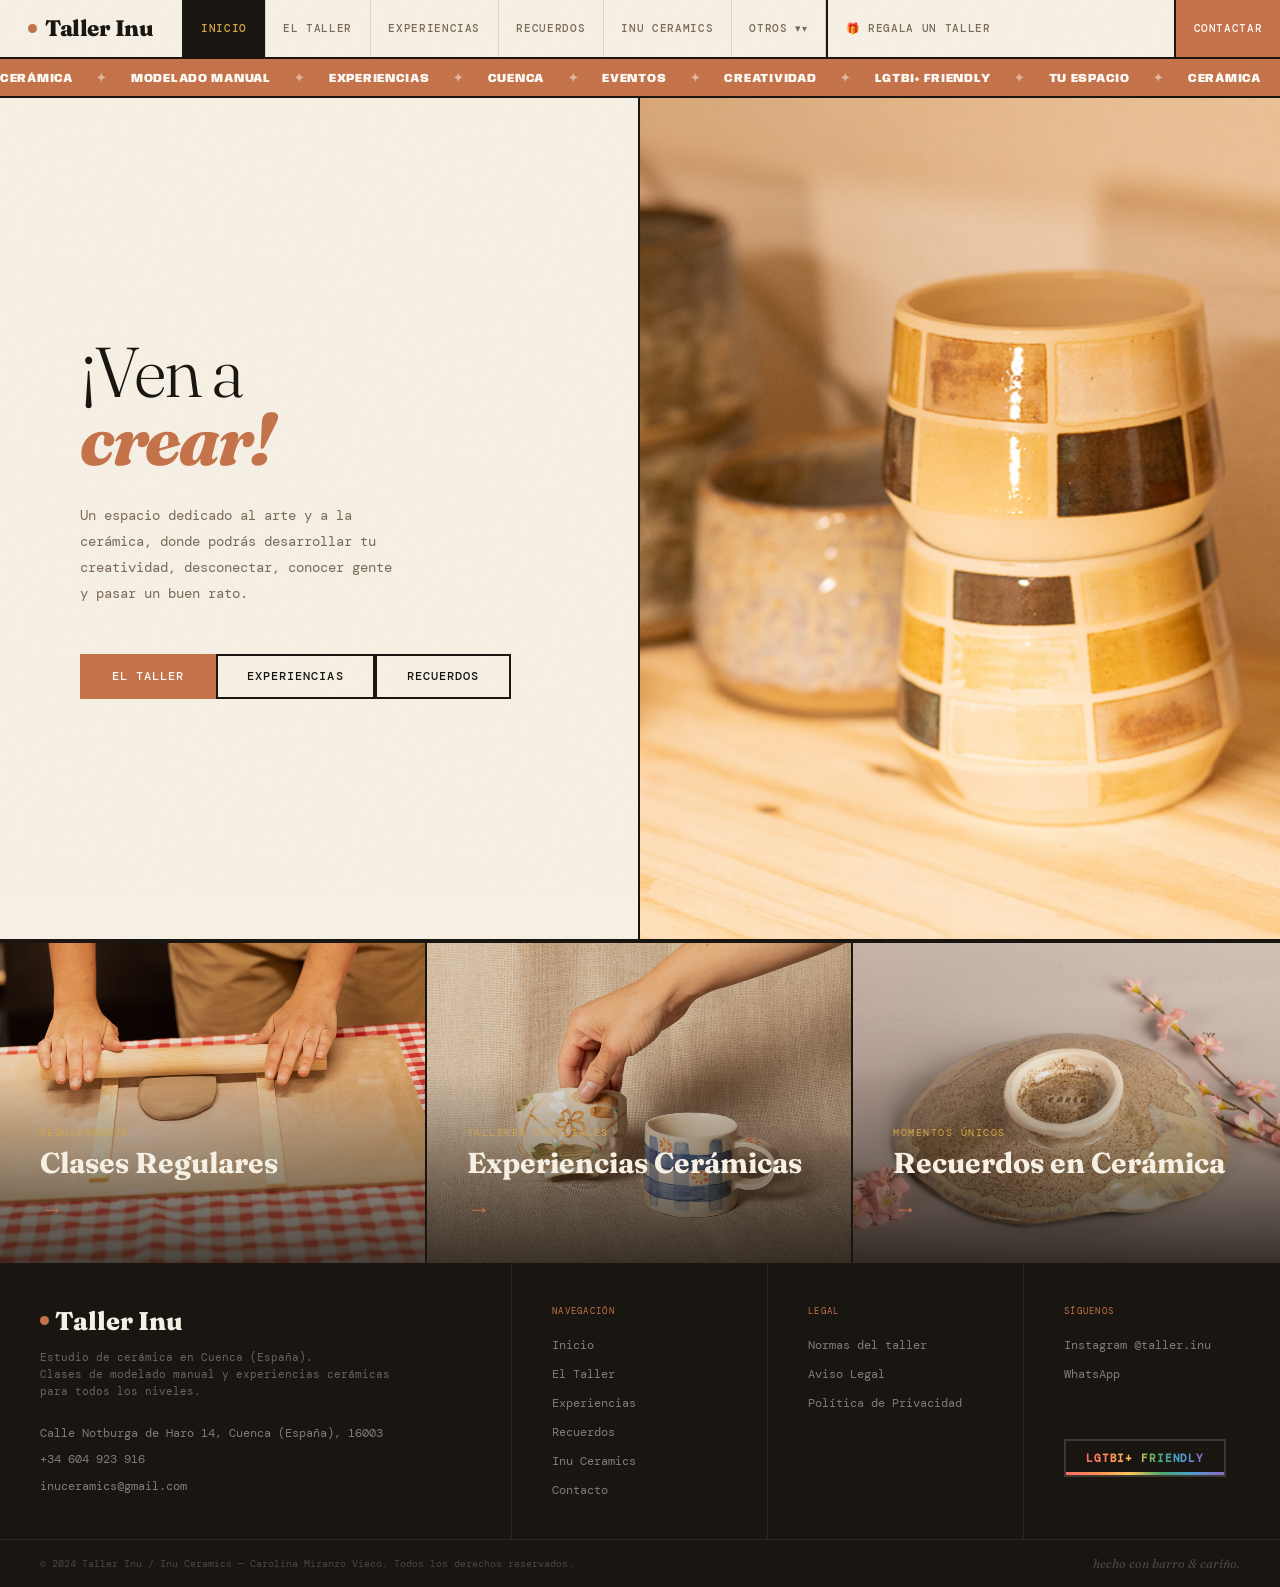
<file: index.html>
<!DOCTYPE html>
<html lang="es">
<head>
  <meta charset="UTF-8" />
  <meta name="viewport" content="width=device-width, initial-scale=1.0" />

  <!-- ── PRIMARY SEO ── -->
  <title>Taller Inu — Estudio de Cerámica en Cuenca</title>
  <meta name="description" content="Taller Inu es un estudio de cerámica en Cuenca donde podrás aprender modelado manual, hacer experiencias cerámicas únicas y desconectar mientras creas. ¡Ven a crear!" />
  <meta name="keywords" content="taller cerámica Cuenca, clases cerámica Cuenca, experiencias cerámicas, modelado manual, taller inu, inu ceramics, cerámica Cuenca" />
  <meta name="author" content="Carolina Miranzo Vieco — Inu Ceramics" />
  <meta name="robots" content="index, follow" />
  <link rel="canonical" href="https://tallerinu.com/" />

  <!-- ── OPEN GRAPH ── -->
  <meta property="og:type" content="website" />
  <meta property="og:url" content="https://tallerinu.com/" />
  <meta property="og:title" content="Taller Inu — Estudio de Cerámica en Cuenca" />
  <meta property="og:description" content="Un espacio dedicado al arte y a la cerámica en Cuenca. Clases regulares, experiencias cerámicas y mucho más. ¡Ven a crear!" />
  <meta property="og:image" content="https://tallerinu.com/images/og-image.jpg" />
  <meta property="og:locale" content="es_ES" />
  <meta property="og:site_name" content="Taller Inu" />

  <!-- ── TWITTER CARD ── -->
  <meta name="twitter:card" content="summary_large_image" />
  <meta name="twitter:title" content="Taller Inu — Estudio de Cerámica en Cuenca" />
  <meta name="twitter:description" content="Clases y experiencias cerámicas en Cuenca. ¡Ven a crear!" />
  <meta name="twitter:image" content="https://tallerinu.com/images/og-image.jpg" />

  <!-- ── GEO / LOCAL SEO ── -->
  <meta name="geo.region" content="ES-CU" />
  <meta name="geo.placename" content="Cuenca" />
  <meta name="geo.position" content="40.0704;-2.1374" />
  <meta name="ICBM" content="40.0704, -2.1374" />

  <!-- ── STRUCTURED DATA ── -->
  <script type="application/ld+json">
  {
    "@context": "https://schema.org",
    "@type": "LocalBusiness",
    "name": "Taller Inu",
    "alternateName": "Inu Ceramics",
    "description": "Estudio de cerámica en Cuenca. Clases de modelado manual y experiencias cerámicas para todos los niveles.",
    "url": "https://tallerinu.com",
    "telephone": "+34604923916",
    "email": "inuceramics@gmail.com",
    "address": {
      "@type": "PostalAddress",
      "streetAddress": "Calle Notburga de Haro 14",
      "addressLocality": "Cuenca",
      "postalCode": "16003",
      "addressRegion": "Castilla-La Mancha",
      "addressCountry": "ES"
    },
    "geo": {
      "@type": "GeoCoordinates",
      "latitude": 40.0704,
      "longitude": -2.1374
    },
    "image": "https://tallerinu.com/images/og-image.jpg",
    "priceRange": "€€",
    "sameAs": ["https://www.instagram.com/taller.inu"]
  }
  </script>


  <!-- ── GOOGLE FONTS ── -->
  <link rel="preconnect" href="https://fonts.googleapis.com" />
  <link rel="preconnect" href="https://fonts.gstatic.com" crossorigin />
  <link rel="stylesheet" href="https://fonts.googleapis.com/css2?family=Fraunces:ital,opsz,wght@0,9..144,300;0,9..144,600;0,9..144,800;1,9..144,400;1,9..144,700&family=Anybody:wght@400;700;900&family=DM+Mono:ital,wght@0,400;0,500;1,400&display=swap" />

  <!-- <link rel="icon" type="image/png" href="images/favicon.png" /> -->
  <!-- <link rel="apple-touch-icon" href="images/apple-touch-icon.png" /> -->

  <style>
/* =============================================
   TALLER INU — Main Stylesheet
   Fonts are loaded via <link> in index.html
   ============================================= */

/* ── RESET & BASE ── */
*, *::before, *::after { box-sizing: border-box; margin: 0; padding: 0; }

:root {
  --clay:     #C4724A;
  --clay-d:   #8A4D2F;
  --sage:     #7A9A6E;
  --sage-l:   #B5CFAD;
  --mustard:  #D4A847;
  --blush:    #E8C4B4;
  --cream:    #F5EFE4;
  --paper:    #EDE5D8;
  --night:    #191510;
  --ink:      #231A11;
  --smoke:    #7A6A5A;
  --white:    #FEFAF5;
  --lgtbi:    linear-gradient(90deg, #FF6B6B, #FF8E53, #FFC857, #4EAA6B, #4B9CD3, #8E6BBF);
  --font-h:   'Fraunces', Georgia, serif;
  --font-d:   'Anybody', sans-serif;
  --font-m:   'DM Mono', monospace;
  --border:   2px solid var(--night);
}

html { scroll-behavior: smooth; }
html, body { overflow-x: clip; }

body {
  font-family: var(--font-m);
  background: var(--cream);
  color: var(--night);
  overflow-x: hidden;
  cursor: default;
}

/* grain overlay */
body::after {
  content: '';
  position: fixed; inset: 0; z-index: 9999; pointer-events: none;
  background-image: url("data:image/svg+xml,%3Csvg xmlns='http://www.w3.org/2000/svg' width='200' height='200'%3E%3Cfilter id='n'%3E%3CfeTurbulence type='fractalNoise' baseFrequency='0.75' numOctaves='4' stitchTiles='stitch'/%3E%3C/filter%3E%3Crect width='200' height='200' filter='url(%23n)' opacity='0.035'/%3E%3C/svg%3E");
  opacity: 0.4;
}

img { max-width: 100%; display: block; }
a { color: inherit; }

/* ── SKIP LINK ── */
.skip-link {
  position: absolute; top: -100px; left: 1rem;
  background: var(--clay); color: var(--white);
  padding: 0.5rem 1rem; font-family: var(--font-m); font-size: 0.75rem;
  text-decoration: none; z-index: 10000;
  transition: top 0.2s;
}
.skip-link:focus { top: 1rem; }

/* ── NAVIGATION ── */
nav#main-nav {
  position: fixed; top: 0; left: 0; right: 0; z-index: 500;
  background: var(--cream);
  border-bottom: var(--border);
}

.nav-inner {
  display: flex; align-items: stretch;
  max-width: 1400px; margin: 0 auto;
}

.nav-logo {
  display: flex; align-items: center; gap: 0.5rem;
  padding: 0.9rem 1.75rem;
  text-decoration: none;
  border-right: var(--border);
  flex-shrink: 0;
}
.nav-logo-text {
  font-family: var(--font-h); font-size: 1.4rem; font-weight: 800;
  color: var(--night); letter-spacing: -0.02em;
}
.nav-logo-dot {
  width: 9px; height: 9px; border-radius: 50%;
  background: var(--clay); flex-shrink: 0;
}

.nav-links {
  display: flex; list-style: none; align-items: stretch; flex: 1;
}
.nav-links li { display: flex; }
.nav-links li:not(:last-child) { border-right: 1px solid rgba(25,21,16,0.12); }
.nav-links a {
  display: flex; align-items: center;
  padding: 0 1.1rem;
  font-family: var(--font-m); font-size: 0.68rem; font-weight: 500;
  letter-spacing: 0.06em; text-transform: uppercase;
  text-decoration: none; color: var(--smoke);
  transition: background 0.15s, color 0.15s;
  white-space: nowrap;
}
.nav-links a:hover,
.nav-links a.active { background: var(--night); color: var(--cream); }
.nav-links a.active { color: var(--mustard); }

/* dropdown */
.nav-dropdown { position: relative; }
.nav-dropdown > a::after { content: ' ▾'; font-size: 0.6rem; }
.dropdown-menu {
  display: none; position: absolute; top: 100%; right: 0;
  background: var(--night); min-width: 200px;
  border: var(--border); border-top: none;
  flex-direction: column; z-index: 600;
}
.nav-dropdown:hover .dropdown-menu,
.nav-dropdown:focus-within .dropdown-menu { display: flex; }
.dropdown-menu a {
  color: rgba(254,250,245,0.7); border-bottom: 1px solid rgba(254,250,245,0.08);
  padding: 0.75rem 1.1rem;
}
.dropdown-menu a:hover { background: rgba(255,255,255,0.06); color: var(--mustard); }
.dropdown-menu a:last-child { border-bottom: none; }

/* CTA nav button */
.nav-cta {
  display: flex; align-items: center;
  margin-left: auto; padding: 0 1.4rem;
  background: var(--clay); color: var(--white) !important;
  font-family: var(--font-m); font-size: 0.68rem; font-weight: 500;
  letter-spacing: 0.08em; text-transform: uppercase;
  text-decoration: none; border-left: var(--border);
  transition: background 0.15s !important;
  flex-shrink: 0;
}
.nav-cta:hover { background: var(--clay-d) !important; color: var(--white) !important; }

/* hamburger */
.nav-hamburger {
  display: none; flex-direction: column; justify-content: center; gap: 5px;
  padding: 1rem 1.25rem; cursor: pointer;
  background: none; border: none; border-left: var(--border);
  margin-left: auto;
}
.nav-hamburger span { display: block; width: 22px; height: 2px; background: var(--night); transition: all 0.3s; }

/* ── PAGE SECTIONS (SPA-like) ── */
.page { display: none; }
.page.active { display: block; }

/* ── SHARED LAYOUT ── */
.container { max-width: 1400px; margin: 0 auto; }
.page-top { padding-top: 57px; } /* nav height offset */

/* ── MARQUEE ── */
.marquee-strip {
  background: var(--clay); border-bottom: var(--border);
  overflow: hidden; white-space: nowrap; padding: 0.55rem 0;
}
.marquee-inner {
  display: inline-block;
  animation: marquee 20s linear infinite;
  font-family: var(--font-d); font-size: 0.75rem; font-weight: 900;
  letter-spacing: 0.06em; text-transform: uppercase; color: var(--white);
}
.marquee-inner span { margin: 0 1.25rem; opacity: 0.5; }
@keyframes marquee { 0%{transform:translateX(0)} 100%{transform:translateX(-50%)} }

/* ── HERO ── */
.hero {
  min-height: calc(100vh - 57px);
  display: grid; grid-template-columns: 1fr 1fr;
  border-bottom: var(--border);
}
.hero-left {
  display: flex; flex-direction: column; justify-content: center;
  padding: 5rem 5rem 5rem 5rem;
  border-right: var(--border);
}
.hero-stamp {
  display: inline-block; width: fit-content;
  font-family: var(--font-m); font-size: 0.62rem;
  letter-spacing: 0.14em; text-transform: uppercase;
  color: var(--clay); border: 2px solid var(--clay);
  padding: 0.28rem 0.65rem; transform: rotate(-2.5deg);
  margin-bottom: 2rem;
}
.hero-h1 {
  font-family: var(--font-h); font-weight: 300;
  font-size: clamp(2.8rem, 5.5vw, 5.5rem);
  line-height: 0.97; letter-spacing: -0.03em; color: var(--night);
  margin-bottom: 1.75rem;
}
.hero-h1 em { font-style: italic; font-weight: 800; color: var(--clay); }
.hero-h1 .spin { display: inline-block; animation: spinny 8s ease-in-out infinite; }
@keyframes spinny { 0%,100%{transform:rotate(-1.5deg)} 50%{transform:rotate(2deg)} }
.hero-desc {
  font-family: var(--font-m); font-size: 0.88rem; line-height: 1.85;
  color: var(--smoke); max-width: 40ch; margin-bottom: 3rem;
}
.hero-actions { display: flex; flex-wrap: wrap; gap: 0; }

.hero-right {
  background: var(--blush);
  position: relative; overflow: hidden;
  min-height: 400px;
}
.hero-right img { width: 100%; height: 100%; object-fit: cover; }
.hero-img-placeholder {
  width: 100%; height: 100%; min-height: 400px;
  display: flex; flex-direction: column; align-items: center; justify-content: center;
  gap: 1rem; color: rgba(138,77,47,0.45);
}
.hero-img-placeholder svg { width: 60px; height: 60px; }
.hero-img-placeholder p {
  font-family: var(--font-m); font-size: 0.62rem;
  letter-spacing: 0.12em; text-transform: uppercase; text-align: center;
}
.hero-img-placeholder code { font-size: 0.58rem; opacity: 0.7; }
.hero-corner {
  position: absolute; bottom: 1.5rem; right: 1.5rem;
  font-family: var(--font-h); font-style: italic;
  font-size: 0.82rem; color: rgba(25,21,16,0.45); text-align: right; line-height: 1.5;
}

/* ── BUTTONS ── */
.btn {
  display: inline-flex; align-items: center;
  font-family: var(--font-m); font-size: 0.72rem;
  font-weight: 500; letter-spacing: 0.09em; text-transform: uppercase;
  text-decoration: none; padding: 0.9rem 1.85rem;
  border: var(--border); cursor: pointer;
  transition: background 0.15s, color 0.15s, border-color 0.15s;
  line-height: 1;
}
.btn-primary { background: var(--clay); color: var(--white); border-color: var(--clay); }
.btn-primary:hover { background: var(--night); border-color: var(--night); }
.btn-outline { background: transparent; color: var(--night); }
.btn-outline:hover { background: var(--night); color: var(--cream); }
.btn-whatsapp { background: #25D366; color: var(--white); border-color: #25D366; gap: 0.5rem; }
.btn-whatsapp:hover { background: #1da851; border-color: #1da851; }
.btn-dark { background: var(--night); color: var(--cream); border-color: var(--night); }
.btn-dark:hover { background: var(--clay-d); border-color: var(--clay-d); }

/* ── HERO CARDS ── */
.hero-cards {
  display: grid; grid-template-columns: repeat(3, 1fr);
  border-top: var(--border);
}
.hero-card {
  position: relative; overflow: hidden;
  aspect-ratio: 4/3; cursor: pointer;
  border-right: var(--border);
  text-decoration: none; display: block;
}
.hero-card:last-child { border-right: none; }
.hero-card img { width: 100%; height: 100%; object-fit: cover; transition: transform 0.5s ease; }
.hero-card:hover img { transform: scale(1.04); }
.hero-card-placeholder {
  width: 100%; height: 100%;
  display: flex; align-items: center; justify-content: center;
  flex-direction: column; gap: 1rem; color: rgba(138,77,47,0.35);
}
.hero-card-placeholder svg { width: 48px; height: 48px; }
.hero-card-overlay {
  position: absolute; inset: 0;
  background: linear-gradient(to top, rgba(25,21,16,0.8) 0%, rgba(25,21,16,0.1) 60%);
  display: flex; flex-direction: column; justify-content: flex-end; padding: 2.5rem;
  transition: background 0.3s;
}
.hero-card:hover .hero-card-overlay { background: linear-gradient(to top, rgba(25,21,16,0.9) 0%, rgba(25,21,16,0.2) 60%); }
.hero-card-label {
  font-family: var(--font-m); font-size: 0.62rem; letter-spacing: 0.15em;
  text-transform: uppercase; color: var(--mustard); margin-bottom: 0.5rem;
}
.hero-card-title {
  font-family: var(--font-h); font-weight: 700; font-size: 1.8rem;
  color: var(--cream); line-height: 1.1;
}
.hero-card-arrow {
  margin-top: 1rem; font-family: var(--font-d); font-size: 1.5rem;
  font-weight: 900; color: var(--clay);
  transform: translateX(0); transition: transform 0.25s;
}
.hero-card:hover .hero-card-arrow { transform: translateX(6px); }

/* ── FOOTER CONTACT BAR ── */
.contact-bar {
  background: var(--night); border-top: var(--border);
  padding: 2rem 3rem;
  display: flex; align-items: center; justify-content: space-between; flex-wrap: wrap; gap: 1rem;
}
.contact-bar-logo {
  font-family: var(--font-h); font-size: 1.4rem; font-weight: 800; color: var(--cream);
}
.contact-bar-logo span { color: var(--clay); }
.contact-bar-details {
  display: flex; gap: 2.5rem; align-items: center; flex-wrap: wrap;
}
.contact-bar-details a,
.contact-bar-details span {
  font-family: var(--font-m); font-size: 0.72rem; color: rgba(254,250,245,0.55);
  text-decoration: none; letter-spacing: 0.04em;
  transition: color 0.15s;
}
.contact-bar-details a:hover { color: var(--clay); }

/* ── SECTION ELEMENTS ── */
.sec-wrap--gallery { padding-top: 2.5rem; padding-bottom: 2rem; }

.sec-wrap { padding: 5rem; max-width: 1400px; margin: 0 auto; }
.sec-label {
  font-family: var(--font-m); font-size: 0.62rem; letter-spacing: 0.18em;
  text-transform: uppercase; color: var(--clay);
  display: flex; align-items: center; gap: 0.75rem; margin-bottom: 1rem;
}
.sec-label::after { content: ''; flex: 0 0 40px; height: 1px; background: var(--clay); opacity: 0.4; }
.sec-title {
  font-family: var(--font-h); font-weight: 300; letter-spacing: -0.025em;
  font-size: clamp(2rem, 3.8vw, 3.5rem); line-height: 1.02; color: var(--night);
  margin-bottom: 1.2rem;
}
.sec-title em { font-style: italic; font-weight: 800; color: var(--clay); }
.sec-sub {
  font-family: var(--font-m); font-size: 0.83rem; line-height: 1.85;
  color: var(--smoke); max-width: 54ch; margin-bottom: 3rem;
}

/* ── CLASES PAGE ── */
.clases-hero { border-bottom: var(--border); }
.clases-img {
  width: 100%; aspect-ratio: 21/7; overflow: hidden; position: relative;
  background: var(--blush);
}
.clases-img img { width: 100%; height: 100%; object-fit: cover; }
.clases-img-placeholder {
  width: 100%; height: 100%; min-height: 280px;
  display: flex; flex-direction: column; align-items: center; justify-content: center;
  gap: 0.75rem; color: rgba(138,77,47,0.35);
}
.clases-img-placeholder svg { width: 48px; height: 48px; }
.clases-img-placeholder p { font-family: var(--font-m); font-size: 0.6rem; letter-spacing: 0.1em; text-transform: uppercase; }

.clase-block {
  display: grid; grid-template-columns: 1fr 1fr;
  border-bottom: var(--border);
  align-items: start;
}
.clase-block.flip .clase-img { order: 2; border-left: var(--border); border-right: none; }
.clase-img {
  border-right: var(--border); overflow: hidden; position: relative;
  background: var(--blush);
}
.clase-img img { width: 100%; height: 100%; object-fit: cover; }
.clase-img-placeholder {
  width: 100%; height: 100%; min-height: 200px;
  display: flex; flex-direction: column; align-items: center; justify-content: center;
  gap: 0.75rem; color: rgba(138,77,47,0.35);
}
.clase-img-placeholder svg { width: 40px; height: 40px; }
.clase-img-placeholder p { font-family: var(--font-m); font-size: 0.6rem; letter-spacing: 0.1em; text-transform: uppercase; }
.clase-body { padding: 4rem; display: flex; flex-direction: column; justify-content: center; }
.clase-body p { font-family: var(--font-m); font-size: 0.82rem; color: var(--smoke); line-height: 1.85; }

/* ── EXPERIENCIAS PAGE ── */
.exp-intro {
  background: var(--paper); border-bottom: var(--border);
  padding: 4rem 5rem;
}
.exp-intro .sec-label { color: var(--clay); }
.exp-intro .sec-label::after { background: var(--clay); }
.exp-intro .sec-title { color: var(--night); }
.exp-intro .sec-title em { color: var(--clay); }
.exp-intro .sec-sub { color: var(--smoke); margin-bottom: 0; }
.exp-intro-inner { display: grid; grid-template-columns: 1fr 1fr; gap: 5rem; align-items: center; }
.exp-notes { list-style: none; display: flex; flex-direction: column; gap: 0.75rem; }
.exp-notes li {
  font-family: var(--font-m); font-size: 0.75rem; color: var(--smoke);
  line-height: 1.65; display: flex; align-items: flex-start; gap: 0.6rem;
}
.exp-notes li::before { content: '*'; color: var(--clay); flex-shrink: 0; margin-top: 0.05rem; }

.exp-card {
  display: grid; grid-template-columns: 1fr 1fr;
  border-bottom: var(--border);
}
.exp-card:nth-child(odd) .exp-img { order: -1; border-right: var(--border); }
.exp-card:nth-child(even) .exp-img { border-left: var(--border); }
.exp-img {
  overflow: hidden; position: relative;
  background: var(--paper);
}
.exp-img img { width: 100%; height: 100%; object-fit: cover; }
.exp-img-placeholder {
  width: 100%; height: 100%; min-height: 200px;
  display: flex; flex-direction: column; align-items: center; justify-content: center;
  gap: 0.75rem; color: rgba(138,77,47,0.3);
}
.exp-img-placeholder svg { width: 40px; height: 40px; }
.exp-img-placeholder p { font-family: var(--font-m); font-size: 0.6rem; letter-spacing: 0.1em; text-transform: uppercase; }
.exp-body { padding: 4rem; display: flex; flex-direction: column; justify-content: center; gap: 1.5rem; }
.exp-price {
  display: inline-block;
  font-family: var(--font-d); font-size: 2rem; font-weight: 900;
  color: var(--clay); letter-spacing: -0.02em;
}
.exp-body p { font-family: var(--font-m); font-size: 0.82rem; color: var(--smoke); line-height: 1.85; }
.exp-actions { display: flex; gap: 1rem; flex-wrap: wrap; align-items: center; }

/* Dates table */
.dates-table { width: 100%; border-collapse: collapse; margin-top: 1.5rem; }
.dates-table th {
  font-family: var(--font-m); font-size: 0.6rem; letter-spacing: 0.12em;
  text-transform: uppercase; color: var(--smoke);
  padding: 0.5rem 0.75rem; text-align: left;
  border-bottom: var(--border);
}
.dates-table td {
  font-family: var(--font-m); font-size: 0.78rem; color: var(--night);
  padding: 0.65rem 0.75rem;
  border-bottom: 1px solid rgba(25,21,16,0.08);
}
.dates-table tr:hover td { background: rgba(25,21,16,0.03); }
.date-full {
  display: inline-block;
  font-size: 0.6rem; letter-spacing: 0.08em; text-transform: uppercase;
  background: var(--clay); color: var(--white);
  padding: 0.15rem 0.45rem;
}
.date-open {
  display: inline-block;
  font-size: 0.6rem; letter-spacing: 0.08em; text-transform: uppercase;
  background: var(--sage); color: var(--white);
  padding: 0.15rem 0.45rem;
}

/* ── INU CERAMICS PAGE ── */
.inu-hero {
  display: grid; grid-template-columns: 1fr 1fr;
  min-height: calc(100vh - 57px);
  border-bottom: var(--border);
}
.inu-hero-left { border-right: var(--border); overflow: hidden; position: relative; background: var(--blush); }
.inu-hero-left img { width: 100%; height: 100%; object-fit: cover; }
.inu-img-placeholder {
  width: 100%; height: 100%; min-height: 400px;
  display: flex; flex-direction: column; align-items: center; justify-content: center;
  gap: 0.75rem; color: rgba(138,77,47,0.35);
}
.inu-img-placeholder svg { width: 48px; height: 48px; }
.inu-img-placeholder p { font-family: var(--font-m); font-size: 0.6rem; letter-spacing: 0.1em; text-transform: uppercase; }
.inu-hero-right { padding: 5rem; display: flex; flex-direction: column; justify-content: center; }
.inu-hero-right p { font-family: var(--font-m); font-size: 0.84rem; color: var(--smoke); line-height: 1.85; margin-bottom: 1rem; }

/* rainbow badge */
.lgtbi-badge {
  display: inline-flex; align-items: center; gap: 0.5rem;
  margin-top: 2rem; padding: 0.65rem 1.25rem;
  border: var(--border);
  font-family: var(--font-m); font-size: 0.68rem; letter-spacing: 0.08em;
  text-transform: uppercase; color: var(--night);
  position: relative; overflow: hidden;
}
.lgtbi-badge::before {
  content: '';
  position: absolute; bottom: 0; left: 0; right: 0; height: 3px;
  background: var(--lgtbi);
}
.lgtbi-badge .rainbow-text {
  background: var(--lgtbi);
  -webkit-background-clip: text; background-clip: text;
  -webkit-text-fill-color: transparent; font-weight: 700;
}

/* product gallery */
.product-grid {
  display: grid; grid-template-columns: repeat(3, 1fr);
  border-top: var(--border);
}
.prod-item {
  aspect-ratio: 1/1; overflow: hidden; position: relative;
  background: var(--paper); border-right: var(--border); border-bottom: var(--border);
  cursor: pointer;
}
.prod-item:nth-child(3n) { border-right: none; }
.prod-item img { width: 100%; height: 100%; object-fit: cover; transition: transform 0.45s ease; }
.prod-item:hover img { transform: scale(1.05); }
.prod-img-placeholder {
  width: 100%; height: 100%;
  display: flex; flex-direction: column; align-items: center; justify-content: center;
  gap: 0.5rem; color: rgba(138,77,47,0.3);
}
.prod-img-placeholder svg { width: 32px; height: 32px; }
.prod-img-placeholder span { font-family: var(--font-m); font-size: 0.55rem; letter-spacing: 0.1em; text-transform: uppercase; text-align: center; padding: 0 1rem; }
.prod-overlay {
  position: absolute; inset: 0;
  background: rgba(25,21,16,0.65);
  opacity: 0; transition: opacity 0.25s;
  display: flex; align-items: flex-end; padding: 1.25rem;
}
.prod-item:hover .prod-overlay { opacity: 1; }
.prod-cap { font-family: var(--font-m); font-size: 0.65rem; color: var(--cream); letter-spacing: 0.06em; }

/* ── CONTACT PAGE ── */
.contact-split {
  display: grid; grid-template-columns: 1fr 1fr;
  border-bottom: var(--border);
}
.contact-info-col { padding: 5rem; border-right: var(--border); }
.contact-info-col p { font-family: var(--font-m); font-size: 0.82rem; color: var(--smoke); line-height: 1.85; margin-bottom: 2rem; }
.contact-detail-list { list-style: none; border: var(--border); }
.contact-detail-list li {
  display: grid; grid-template-columns: 90px 1fr;
  border-bottom: 1px solid rgba(25,21,16,0.1);
}
.contact-detail-list li:last-child { border-bottom: none; }
.cdl-key {
  font-family: var(--font-m); font-size: 0.58rem; letter-spacing: 0.1em;
  text-transform: uppercase; color: var(--white);
  background: var(--night); padding: 1rem 0.75rem;
  border-right: 1px solid rgba(25,21,16,0.2);
  display: flex; align-items: center;
}
.cdl-val {
  font-family: var(--font-m); font-size: 0.78rem; color: var(--night);
  padding: 1rem; line-height: 1.5;
}
.cdl-val a { text-decoration: none; color: var(--clay); }
.cdl-val a:hover { text-decoration: underline; }

.contact-form-col { padding: 5rem; }
.contact-form { display: flex; flex-direction: column; border: var(--border); }
.cf-group { display: flex; flex-direction: column; border-bottom: 1px solid rgba(25,21,16,0.12); }
.cf-group:last-of-type { border-bottom: none; }
.cf-row { display: grid; grid-template-columns: 1fr 1fr; border-bottom: 1px solid rgba(25,21,16,0.12); }
.cf-row .cf-group { border-bottom: none; border-right: 1px solid rgba(25,21,16,0.12); }
.cf-row .cf-group:last-child { border-right: none; }
.cf-group label {
  font-family: var(--font-m); font-size: 0.58rem; letter-spacing: 0.1em;
  text-transform: uppercase; color: var(--white);
  background: var(--night); padding: 0.45rem 1rem;
  border-bottom: 1px solid rgba(25,21,16,0.12);
}
.cf-group input, .cf-group textarea {
  background: transparent; border: none; outline: none;
  font-family: var(--font-m); font-size: 0.8rem; color: var(--night);
  padding: 0.85rem 1rem;
}
.cf-group textarea { resize: vertical; min-height: 110px; }
.cf-consent {
  padding: 1rem; display: flex; align-items: flex-start; gap: 0.75rem;
  border-top: 1px solid rgba(25,21,16,0.12);
}
.cf-consent input[type="checkbox"] { margin-top: 2px; accent-color: var(--clay); flex-shrink: 0; }
.cf-consent label {
  font-family: var(--font-m); font-size: 0.7rem; color: var(--smoke); line-height: 1.6;
  background: none; padding: 0; border: none; text-transform: none; letter-spacing: 0; color: var(--smoke);
}
.cf-footer {
  padding: 1rem; display: flex; align-items: center; justify-content: space-between;
  border-top: 1px solid rgba(25,21,16,0.12);
}
.form-msg { font-family: var(--font-m); font-size: 0.72rem; color: var(--sage); display: none; }

/* ── LEGAL PAGES ── */
.legal-wrap { max-width: 820px; margin: 0 auto; padding: 5rem; }
.legal-wrap h1 { font-family: var(--font-h); font-size: 2.2rem; font-weight: 800; color: var(--night); margin-bottom: 0.5rem; letter-spacing: -0.02em; }
.legal-wrap h2 { font-family: var(--font-h); font-size: 1.25rem; font-weight: 600; color: var(--night); margin: 2.5rem 0 0.75rem; }
.legal-wrap p { font-family: var(--font-m); font-size: 0.8rem; color: var(--smoke); line-height: 1.85; margin-bottom: 1rem; }
.legal-wrap ul { list-style: none; margin-bottom: 1rem; }
.legal-wrap ul li { font-family: var(--font-m); font-size: 0.8rem; color: var(--smoke); line-height: 1.85; padding-left: 1.25rem; position: relative; margin-bottom: 0.4rem; }
.legal-wrap ul li::before { content: '—'; position: absolute; left: 0; color: var(--clay); }
.legal-date { font-family: var(--font-m); font-size: 0.65rem; letter-spacing: 0.1em; text-transform: uppercase; color: var(--smoke); margin-bottom: 3rem; }
.legal-border { border-top: var(--border); padding-top: 3rem; margin-top: 3rem; }

/* ── FOOTER ── */
footer.main-footer {
  background: var(--night);
  border-top: var(--border);
}
.footer-grid {
  display: grid; grid-template-columns: 2fr 1fr 1fr 1fr;
  border-bottom: 1px solid rgba(254,250,245,0.08);
}
.footer-col { padding: 2.5rem; border-right: 1px solid rgba(254,250,245,0.08); }
.footer-col:last-child { border-right: none; }
.footer-logo-mark {
  font-family: var(--font-h); font-size: 1.6rem; font-weight: 800;
  color: var(--cream); margin-bottom: 0.75rem; display: flex; align-items: center; gap: 0.4rem;
}
.footer-logo-mark .dot { width: 9px; height: 9px; border-radius: 50%; background: var(--clay); display: inline-block; }
.footer-tagline { font-family: var(--font-m); font-size: 0.68rem; color: rgba(254,250,245,0.35); line-height: 1.6; margin-bottom: 1.25rem; }
.footer-col-title {
  font-family: var(--font-m); font-size: 0.58rem; letter-spacing: 0.14em;
  text-transform: uppercase; color: var(--clay); margin-bottom: 1rem;
}
.footer-col ul { list-style: none; display: flex; flex-direction: column; gap: 0.5rem; }
.footer-col ul li a, .footer-col ul li span {
  font-family: var(--font-m); font-size: 0.72rem;
  color: rgba(254,250,245,0.45); text-decoration: none; transition: color 0.15s;
}
.footer-col ul li a:hover { color: var(--clay); }
.footer-bottom {
  display: flex; align-items: center; justify-content: space-between;
  padding: 1rem 2.5rem; flex-wrap: wrap; gap: 0.5rem;
}
.footer-copy { font-family: var(--font-m); font-size: 0.62rem; color: rgba(254,250,245,0.22); }
.footer-made { font-family: var(--font-h); font-style: italic; font-size: 0.78rem; color: rgba(254,250,245,0.22); }

/* ── REVEAL ANIMATIONS ── */
.reveal { opacity: 0; transform: translateY(18px); transition: opacity 0.65s ease, transform 0.65s ease; }
.reveal.visible { opacity: 1; transform: translateY(0); }
.reveal-left { opacity: 0; transform: translateX(-18px); transition: opacity 0.65s ease, transform 0.65s ease; }
.reveal-left.visible { opacity: 1; transform: translateX(0); }

/* ── RESPONSIVE ── */
@media (max-width: 1024px) {
  .hero { grid-template-columns: 1fr; }
  .hero-right { min-height: 50vw; }
  .hero-left { border-right: none; border-bottom: var(--border); padding: 3.5rem 2.5rem; }
  .hero-cards { grid-template-columns: 1fr; }
  .hero-card { border-right: none !important; border-bottom: var(--border); }
  .clase-block, .exp-card, .inu-hero, .contact-split { grid-template-columns: 1fr; }
  .clase-block.flip .clase-img { order: 0; }
  .clase-img, .exp-img { border-right: none !important; border-bottom: var(--border); }
  .exp-card:nth-child(even) .exp-img { border-left: none; }
  .inu-hero-left { border-right: none; border-bottom: var(--border); }
  .contact-split { border-bottom: none; }
  .contact-info-col { border-right: none; border-bottom: var(--border); }
  .product-grid { grid-template-columns: 1fr 1fr; }
  .prod-item:nth-child(3n) { border-right: var(--border); }
  .prod-item:nth-child(2n) { border-right: none; }
  .footer-grid { grid-template-columns: 1fr 1fr; }
  .footer-col:nth-child(2) { border-right: none; }
}

@media (max-width: 768px) {
  .nav-links, .nav-cta { display: none; }
  .nav-hamburger { display: flex; }
  .nav-links.open {
    display: flex; flex-direction: column; align-items: stretch;
    position: fixed; top: 57px; left: 0; right: 0; bottom: 0;
    background: var(--cream); overflow-y: auto;
    border-top: var(--border); z-index: 400;
  }
  .nav-links.open li { border-right: none; border-bottom: 1px solid rgba(25,21,16,0.1); }
  .nav-links.open a { padding: 1rem 1.5rem; font-size: 0.9rem; }
  .nav-dropdown .dropdown-menu { position: static; border: none; background: rgba(25,21,16,0.04); }
  .nav-links.open .dropdown-menu a { color: var(--smoke); }
  .nav-links.open .dropdown-menu a:hover { color: var(--clay); background: rgba(196,114,74,0.06); }
  .nav-inner { flex-wrap: wrap; }
  .sec-wrap, .exp-intro, .contact-info-col, .contact-form-col, .clase-body, .exp-body, .inu-hero-right { padding: 2.5rem 1.5rem; }
  .legal-wrap { padding: 3rem 1.5rem; }
  .hero-left { padding: 3rem 1.5rem; }
  .contact-bar { padding: 1.5rem; }
  .footer-grid { grid-template-columns: 1fr; }
  .footer-col { border-right: none; border-bottom: 1px solid rgba(254,250,245,0.06); }
  .footer-bottom { padding: 1rem 1.5rem; }

  .hero-actions { flex-direction: column; align-items: stretch; }
  .hero-actions .btn { justify-content: center; }
  .hero-actions .btn + .btn { margin-top: -2px; }
}



/* ── EXPERIENCIAS A MEDIDA ── */
.exp-custom {
  background: var(--cream);
  border-top: var(--border);
}
.exp-custom-inner {
  max-width: 1400px; margin: 0 auto;
  padding: 5rem;
}
.exp-custom-text {
  margin-bottom: 3rem;
}
.exp-custom-text p {
  font-family: var(--font-m); font-size: 0.84rem;
  color: var(--smoke); line-height: 1.85; max-width: 60ch;
  margin-bottom: 0.75rem;
}
.exp-custom-cards {
  display: grid;
  grid-template-columns: repeat(4, 1fr);
  gap: 0;
  border: var(--border);
}
.exp-custom-card {
  padding: 2rem 1.75rem;
  border-right: var(--border);
}
.exp-custom-card:last-child { border-right: none; }
.exp-custom-icon {
  font-size: 1.75rem; margin-bottom: 1rem;
}
.exp-custom-card h3 {
  font-family: var(--font-h); font-size: 1.1rem; font-weight: 700;
  color: var(--night); margin-bottom: 0.6rem; letter-spacing: -0.01em;
}
.exp-custom-card p {
  font-family: var(--font-m); font-size: 0.75rem;
  color: var(--smoke); line-height: 1.75;
}

@media (max-width: 1024px) {
  .exp-custom-cards { grid-template-columns: 1fr 1fr; }
  .exp-custom-card:nth-child(2) { border-right: none; }
  .exp-custom-card:nth-child(3) { border-top: var(--border); }
  .exp-custom-card:nth-child(4) { border-top: var(--border); border-right: none; }
}
@media (max-width: 600px) {
  .exp-custom-cards { grid-template-columns: 1fr; }
  .exp-custom-card { border-right: none !important; border-top: var(--border); }
  .exp-custom-card:first-child { border-top: none; }
  .exp-custom-inner { padding: 2.5rem 1.5rem; }
}


/* ── NAV GIFT LINK ── */
.nav-gift {
  display: flex; align-items: center; padding: 0 1.25rem;
  background: transparent; border-left: var(--border);
  font-family: var(--font-m); font-size: 0.68rem; font-weight: 500;
  letter-spacing: 0.08em; text-transform: uppercase;
  color: var(--night); text-decoration: none;
  transition: background 0.15s, color 0.15s;
  white-space: nowrap;
}
.nav-gift:hover { background: var(--night); color: var(--mustard); }

/* ── GIFT CARD SECTION ── */
.gift-section {
  background: var(--cream); border-top: var(--border);
}
.gift-inner {
  max-width: 1400px; margin: 0 auto; padding: 5rem;
  display: grid; grid-template-columns: 1fr 1fr; gap: 5rem; align-items: center;
}
/* Mockup card */
.gift-card-mockup {
  background: var(--night); color: var(--cream);
  border-radius: 16px; padding: 2.5rem;
  aspect-ratio: 1.6 / 1; display: flex; flex-direction: column;
  justify-content: space-between;
  box-shadow: 0 24px 60px rgba(25,21,16,0.18);
  max-width: 380px; margin: 0 auto;
}
.gift-card-top { display: flex; justify-content: space-between; align-items: flex-start; }
.gift-card-logo { font-family: var(--font-h); font-size: 1.3rem; font-weight: 700; }
.gift-card-logo em { color: var(--mustard); font-style: normal; }
.gift-card-tag { font-size: 1.5rem; }
.gift-card-tagline {
  font-family: var(--font-m); font-size: 0.65rem;
  letter-spacing: 0.16em; text-transform: uppercase; color: rgba(254,250,245,0.5);
}
.gift-card-value {
  font-family: var(--font-h); font-size: 1.6rem; font-weight: 700;
  color: var(--mustard);
}
/* Text side */
.gift-text p {
  font-family: var(--font-m); font-size: 0.84rem;
  color: var(--smoke); line-height: 1.85; margin-bottom: 0.75rem;
}
.gift-perks {
  list-style: none; padding: 0; margin: 1.25rem 0 0;
}
.gift-perks li {
  font-family: var(--font-m); font-size: 0.78rem;
  color: var(--night); padding: 0.4rem 0;
  border-bottom: 1px solid rgba(25,21,16,0.08);
}
.gift-perks li:last-child { border-bottom: none; }

/* ── RECUERDOS PAGE (belly bowl, huellas) ── */
.exp-price-text { font-size: 1.35rem; letter-spacing: 0; line-height: 1.3; }
.exp-subtitle {
  font-family: var(--font-h); font-style: italic; font-size: 1.05rem;
  color: var(--night); line-height: 1.5;
}
.exp-body .sec-label.mini { margin-bottom: -0.5rem; }
.price-list { list-style: none; padding: 0; margin: 0; border-top: 1px solid rgba(25,21,16,0.08); }
.price-list li {
  display: flex; justify-content: space-between; align-items: baseline; gap: 1.5rem;
  font-family: var(--font-m); font-size: 0.78rem; color: var(--night);
  padding: 0.7rem 0; border-bottom: 1px solid rgba(25,21,16,0.08);
}
.price-list li strong {
  font-family: var(--font-d); font-size: 1.15rem; font-weight: 900;
  color: var(--clay); letter-spacing: -0.02em; white-space: nowrap;
}
.recuerdos-jump { display: flex; gap: 0.75rem; flex-wrap: wrap; margin-top: 1.75rem; }
.recuerdos-jump button {
  font-family: var(--font-m); font-size: 0.68rem; letter-spacing: 0.1em; text-transform: uppercase;
  background: none; color: var(--night); border: var(--border); padding: 0.55rem 0.9rem; cursor: pointer;
  transition: background 0.2s, color 0.2s;
}
.recuerdos-jump button:hover { background: var(--night); color: var(--cream); }

/* ── SLIDER DE FOTOS (Recuerdos) ── */
.exp-img.slider { position: relative; min-height: 420px; }
.slider .slide {
  position: absolute; inset: 0; width: 100%; height: 100%; object-fit: cover;
  opacity: 0; transition: opacity 0.8s ease; pointer-events: none;
}
.slider .slide.is-active { opacity: 1; pointer-events: auto; }
.slider-btn {
  position: absolute; top: 50%; transform: translateY(-50%); z-index: 3;
  width: 40px; height: 40px; display: flex; align-items: center; justify-content: center;
  background: var(--cream); color: var(--night); border: var(--border);
  font-family: var(--font-m); font-size: 1rem; line-height: 1; cursor: pointer;
  opacity: 0; transition: opacity 0.25s, background 0.2s, color 0.2s;
}
.slider:hover .slider-btn, .slider:focus-within .slider-btn { opacity: 1; }
.slider-btn:hover { background: var(--night); color: var(--cream); }
.slider-prev { left: 0.75rem; }
.slider-next { right: 0.75rem; }
.slider-bar {
  position: absolute; left: 0; right: 0; bottom: 0; z-index: 3;
  display: flex; align-items: center; justify-content: center; gap: 0.5rem;
  padding: 0.9rem 1rem;
  background: linear-gradient(to top, rgba(25,21,16,0.45), rgba(25,21,16,0));
}
.slider-dot {
  width: 10px; height: 10px; padding: 0; border-radius: 50%; cursor: pointer;
  background: transparent; border: 2px solid var(--cream); transition: background 0.2s, transform 0.2s;
}
.slider-dot[aria-current="true"] { background: var(--cream); transform: scale(1.15); }
.slider-pause {
  margin-left: 0.5rem; background: none; border: none; color: var(--cream); cursor: pointer;
  font-family: var(--font-m); font-size: 0.7rem; letter-spacing: 0.1em; text-transform: uppercase; padding: 0.2rem 0.4rem;
}
.slider.is-single .slider-btn, .slider.is-single .slider-bar { display: none; }
@media (hover: none) { .slider-btn { opacity: 1; } }
@media (max-width: 1024px) { .exp-img.slider { min-height: 0; aspect-ratio: 4 / 3; } }
@media (prefers-reduced-motion: reduce) { .slider .slide { transition: none; } }

@media (max-width: 900px) {
  .gift-inner { grid-template-columns: 1fr; gap: 3rem; padding: 3rem 2rem; }
}
@media (max-width: 600px) {
  .gift-inner { padding: 2.5rem 1.5rem; }
  .nav-gift { display: none; } /* shown only in hamburger menu on mobile */
}


  </style>
</head>
<body>

  <!-- Skip navigation for accessibility -->
  <a class="skip-link" href="#main-content">Ir al contenido principal</a>

  <!-- ══════════════════════════════════════════
       NAVIGATION
  ══════════════════════════════════════════ -->
  <nav id="main-nav" role="navigation" aria-label="Navegación principal">
    <div class="nav-inner">
      <a href="#inicio" class="nav-logo" data-page="inicio" aria-label="Taller Inu — Inicio">
        <div class="nav-logo-dot" aria-hidden="true"></div>
        <span class="nav-logo-text">Taller Inu</span>
      </a>

      <ul class="nav-links" id="navLinks" role="list">
        <li role="listitem"><a href="#inicio" data-page="inicio">Inicio</a></li>
        <li role="listitem"><a href="#taller" data-page="taller">El Taller</a></li>
        <li role="listitem"><a href="#experiencias" data-page="experiencias">Experiencias</a></li>
        <li role="listitem"><a href="#recuerdos" data-page="recuerdos">Recuerdos</a></li>
        <li role="listitem"><a href="#inu" data-page="inu">Inu Ceramics</a></li>
        <li role="listitem" class="nav-dropdown">
          <a href="#contacto" data-page="contacto">Otros ▾</a>
          <div class="dropdown-menu" role="menu">
            <a href="#contacto" data-page="contacto" role="menuitem">Contacto</a>
            <a href="#normas" data-page="normas" role="menuitem">Normas del taller</a>
            <a href="#legal" data-page="legal" role="menuitem">Aviso Legal</a>
            <a href="#privacidad" data-page="privacidad" role="menuitem">Privacidad</a>
          </div>
        </li>
        <a href="#experiencias" class="nav-gift" data-page="experiencias" data-scroll="gift-card" aria-label="Tarjeta de regalo">🎁 Regala un taller</a>
        <a href="#contacto" class="nav-cta" data-page="contacto" aria-label="Contactar">Contactar</a>
      </ul>

      <button class="nav-hamburger" id="hamburger" aria-label="Abrir menú" aria-expanded="false" aria-controls="navLinks">
        <span aria-hidden="true"></span>
        <span aria-hidden="true"></span>
        <span aria-hidden="true"></span>
      </button>
    </div>
  </nav>

  <!-- ══════════════════════════════════════════
       PAGE: INICIO
  ══════════════════════════════════════════ -->
  <main id="main-content">

  <div id="page-inicio" class="page page-top">

    <!-- MARQUEE -->
    <div class="marquee-strip" aria-hidden="true">
      <div class="marquee-inner">
        Cerámica <span>✦</span> Modelado Manual <span>✦</span> Experiencias <span>✦</span> Cuenca <span>✦</span> Eventos <span>✦</span> Creatividad <span>✦</span> LGTBI+ Friendly <span>✦</span> Tu espacio <span>✦</span>
        Cerámica <span>✦</span> Modelado Manual <span>✦</span> Experiencias <span>✦</span> Cuenca <span>✦</span> Eventos <span>✦</span> Creatividad <span>✦</span> LGTBI+ Friendly <span>✦</span> Tu espacio <span>✦</span>
      </div>
    </div>

    <!-- HERO -->
    <section class="hero" aria-labelledby="hero-heading">
      <div class="hero-left">
        <h1 class="hero-h1" id="hero-heading">
          <span class="spin">¡Ven</span> <span>a</span><br>
          <em>crear!</em>
        </h1>
        <p class="hero-desc">
          Un espacio dedicado al arte y a la cerámica, donde podrás desarrollar tu creatividad, desconectar, conocer gente y pasar un buen rato.
        </p>
        <div class="hero-actions">
          <a href="#taller" class="btn btn-primary" data-page="taller">El Taller</a>
          <a href="#experiencias" class="btn btn-outline" data-page="experiencias">Experiencias</a>
          <a href="#recuerdos" class="btn btn-outline" data-page="recuerdos">Recuerdos</a>
        </div>
      </div>
      <div class="hero-right" role="img" aria-label="Imagen de bienvenida del taller">
        <img src="images/hero.jpg" alt="Manos dando forma a una pieza de barro en Taller Inu, Cuenca" />
      </div>
    </section>

    <!-- CARDS: Clases / Experiencias -->
    <section class="hero-cards" aria-label="Acceso rápido a clases, experiencias y recuerdos">
      <a href="#taller" class="hero-card" data-page="taller" aria-label="Ver clases regulares">
        <img src="images/clases-card.jpg" alt="Clase de modelado manual en Taller Inu" />
        <div class="hero-card-overlay">
          <div>
            <p class="hero-card-label">Regularmente</p>
            <h2 class="hero-card-title">Clases Regulares</h2>
            <div class="hero-card-arrow" aria-hidden="true">→</div>
          </div>
        </div>
      </a>
      <a href="#experiencias" class="hero-card" data-page="experiencias" aria-label="Ver experiencias cerámicas">
        <img src="images/experiencias-card.jpg" alt="Experiencia cerámica en Taller Inu" />
        <div class="hero-card-overlay">
          <div>
            <p class="hero-card-label">Talleres especiales</p>
            <h2 class="hero-card-title">Experiencias Cerámicas</h2>
            <div class="hero-card-arrow" aria-hidden="true">→</div>
          </div>
        </div>
      </a>
      <a href="#recuerdos" class="hero-card" data-page="recuerdos" aria-label="Ver recuerdos en cerámica: belly bowl y huellas">
        <img src="images/recuerdos-card.jpg" alt="Huellas de bebé y belly bowl en cerámica, Taller Inu" />
        <div class="hero-card-overlay">
          <div>
            <p class="hero-card-label">Momentos únicos</p>
            <h2 class="hero-card-title">Recuerdos en Cerámica</h2>
            <div class="hero-card-arrow" aria-hidden="true">→</div>
          </div>
        </div>
      </a>
    </section>

  </div><!-- /page-inicio -->


  <!-- ══════════════════════════════════════════
       PAGE: EL TALLER
  ══════════════════════════════════════════ -->
  <div id="page-taller" class="page page-top">

    <!-- Intro del espacio: foto + texto en lateral -->
    <article class="clase-block reveal" aria-labelledby="taller-intro-heading">
      <div class="clase-img">
        <img src="images/taller-header.jpg" alt="Vista del Taller Inu, estudio de cerámica en Cuenca" />
      </div>
      <div class="clase-body">
        <div class="sec-wrap" style="padding:0;">
          <p class="sec-label">El espacio</p>
          <h1 class="sec-title" id="taller-intro-heading">Un lugar para <em>crear</em></h1>
          <p class="sec-sub">Taller Inu es un estudio de cerámica en Cuenca donde puedes aprender modelado manual, desarrollar tu creatividad y desconectar mientras creas con tus manos. Un espacio acogedor, sin prisa, donde todo el mundo es bienvenido.</p>
        </div>
      </div>
    </article>

    <!-- Clases Regulares -->
    <article class="clase-block flip reveal" aria-labelledby="clase-modelado">
      <div class="clase-img">
        <img src="images/modelado.jpg" alt="Clase de modelado manual en Taller Inu" />
      </div>
      <div class="clase-body">
        <div class="sec-wrap" style="padding:0;">
          <p class="sec-label">Clases Regulares</p>
          <h2 class="sec-title" id="clase-modelado">Modelado <em>Manual</em></h2>
          <p>
            En las clases regulares de modelado manual podrás aprender y crear tus propias piezas de cerámica. Veremos distintas técnicas de modelado (planchas, churros, pellizco), decoración, esmaltado…
          </p>
          <br>
          <p>
            No es necesaria experiencia previa. Si nunca has hecho cerámica, dedicaremos las primeras clases a aprender cómo manejar el barro y construir piezas simples, para que luego puedas construir tus propios proyectos con más confianza.
          </p>
          <br>
          <a href="#contacto" class="btn btn-primary" data-page="contacto" style="margin-top:0.5rem;">Más información</a>
        </div>
      </div>
    </article>

    <!-- Cómo funciona -->
    <div class="exp-intro">
      <div class="exp-intro-inner">
        <div>
          <p class="sec-label">¿Cómo funciona?</p>
          <h2 class="sec-title">Todo lo que <em>necesitas saber</em></h2>
          <p class="sec-sub">Las clases son en grupos reducidos para que puedas avanzar a tu ritmo y recibir atención personalizada. Trabajaremos con arcilla gres (de alta resistencia y durabilidad), y todas las piezas son horneadas y esmaltadas a 1250°C logrando así que sean seguras para su uso diario.</p>
          <p class="sec-sub" style="margin-bottom:0;">El material, las herramientas y las cocciones están incluidos en el precio de las clases. Solo tienes que venir con ganas de crear.</p>
        </div>
        <div>
          <p class="sec-label" style="color:rgba(254,250,245,0.35);border:none;margin-bottom:0.75rem;">
            <span style="font-size:0.62rem;letter-spacing:0.14em;text-transform:uppercase;color:var(--smoke)">Bueno saber</span>
          </p>
          <ul class="exp-notes">
            <li>No hace falta experiencia previa.</li>
            <li>Material, herramientas y cocciones incluidos.</li>
            <li>Grupos reducidos para atención personalizada.</li>
            <li>Las clases regulares tienen una duración de 2 horas, un día por semana (8-10 horas mensuales). Consulta disponibilidad por WhatsApp o email.</li>
          </ul>
        </div>
      </div>
    </div>

  </div><!-- /page-taller -->

  <!-- ══════════════════════════════════════════
       PAGE: EXPERIENCIAS
  ══════════════════════════════════════════ -->
  <div id="page-experiencias" class="page page-top">

    <!-- Intro block -->
    <div class="exp-intro">
      <div class="exp-intro-inner">
        <div>
          <p class="sec-label">Talleres especiales</p>
          <h1 class="sec-title">Experiencias <em>Cerámicas</em></h1>
          <p class="sec-sub">
            Ven a una de las experiencias cerámicas y dedica un ratito a desconectar y construir tus propias piezas. Aprenderás lo básico sobre los materiales y varias técnicas de decoración para darle tu toque personal.
          </p>
          <p class="sec-sub" style="margin-bottom:0;">
            Habrá diferentes cursos intensivos con temáticas diferentes: tazas, lámparas, sushi sets, navideños… ¡El calendario irá variando!
          </p>
        </div>
        <div>
          <p class="sec-label" style="color:rgba(254,250,245,0.35);border:none;margin-bottom:0.75rem;">
            <span style="font-size:0.62rem;letter-spacing:0.14em;text-transform:uppercase;color:var(--smoke);">Importante saber</span>
          </p>
          <ul class="exp-notes">
            <li>No hace falta experiencia previa.</li>
            <li>Todo el material, herramientas y cocciones posteriores están incluidos.</li>
            <li>Las experiencias cerámicas solo serán reembolsables si se cancelan con un mínimo de 8 días de antelación.</li>
            <li>Las experiencias cerámicas se pagan por adelantado. Para abonar el importe y reservar, ponte en contacto con Taller Inu.</li>
            <li>Taller Inu se reserva el derecho de aplazar o cancelar el taller (con devolución del importe) si no se cubre el mínimo de plazas necesarias para cursarlo.</li>
          </ul>
        </div>
      </div>
    </div>

    <!-- Experiencia 1: Taza o Bol -->
    <article class="exp-card reveal" aria-labelledby="exp-taza">
      <div class="exp-img">
        <img src="images/exp-taza.jpg" alt="Experiencia de taza o bol de desayuno en Taller Inu" />
      </div>
      <div class="exp-body">
        <p class="sec-label">Experiencia cerámica</p>
        <h2 class="sec-title" id="exp-taza">Taza o Bol de <em>Desayuno</em></h2>
        <div class="exp-price" aria-label="Precio: 55 euros">55€</div>
        <p>
          Crea y decora tu propia taza o bol con modelado manual. Ven a pasar un rato agradable y desconectar de las preocupaciones mientras experimentas con el barro. Decora tus piezas como más te guste utilizando engobes.
        </p>
        <p>
          Todas las piezas se cocerán y esmaltarán en el horno y podrás venir a recogerlas unas semanas después (normalmente 3-5 semanas). ¡Y a disfrutar!
        </p>
        <div class="exp-actions">
          <a href="#" class="btn btn-whatsapp" data-wa="taza" aria-label="Reservar experiencia de taza por WhatsApp">
            <svg width="16" height="16" viewBox="0 0 24 24" fill="currentColor" aria-hidden="true"><path d="M17.472 14.382c-.297-.149-1.758-.867-2.03-.967-.273-.099-.471-.148-.67.15-.197.297-.767.966-.94 1.164-.173.199-.347.223-.644.075-.297-.15-1.255-.463-2.39-1.475-.883-.788-1.48-1.761-1.653-2.059-.173-.297-.018-.458.13-.606.134-.133.298-.347.446-.52.149-.174.198-.298.298-.497.099-.198.05-.371-.025-.52-.075-.149-.669-1.612-.916-2.207-.242-.579-.487-.5-.669-.51-.173-.008-.371-.01-.57-.01-.198 0-.52.074-.792.372-.272.297-1.04 1.016-1.04 2.479 0 1.462 1.065 2.875 1.213 3.074.149.198 2.096 3.2 5.077 4.487.709.306 1.262.489 1.694.625.712.227 1.36.195 1.871.118.571-.085 1.758-.719 2.006-1.413.248-.694.248-1.289.173-1.413-.074-.124-.272-.198-.57-.347z"/><path d="M12 0C5.373 0 0 5.373 0 12c0 2.017.5 3.923 1.376 5.591L.057 23.885c-.063.244.009.503.183.677.174.174.433.246.677.183l6.294-1.319A11.945 11.945 0 0012 24c6.627 0 12-5.373 12-12S18.627 0 12 0zm0 21.818a9.8 9.8 0 01-4.988-1.358l-.356-.213-3.708.776.788-3.61-.232-.372A9.818 9.818 0 012.182 12C2.182 6.57 6.57 2.182 12 2.182S21.818 6.57 21.818 12 17.43 21.818 12 21.818z"/></svg>
            <span>Reservar por WhatsApp</span>
          </a>
          <a href="#contacto" class="btn btn-outline" data-page="contacto">Otras formas de contactar</a>
        </div>
        <div style="margin-top:1rem;">
          <p style="font-family:var(--font-m);font-size:0.62rem;letter-spacing:0.12em;text-transform:uppercase;color:var(--smoke);margin-bottom:0.5rem;">Próximas fechas</p>
          <table class="dates-table" aria-label="Fechas disponibles para la experiencia de Taza o Bol">
            <thead>
              <tr><th scope="col">Fecha</th><th scope="col">Hora</th><th scope="col">Plazas disponibles</th></tr>
            </thead>
            <tbody>
              <tr><td>26 Septiembre 2026</td><td>10:00 - 13:00</td><td><span class="date-open">CURSADO</span></td></tr>
              <tr><td>14 Noviembre 2026</td><td>10:00 - 13:00</td><td><span class="date-open">COMPLETO</span></td></tr>
            </tbody>
          </table>
        </div>
      </div>
    </article>

    <!-- Experiencia 2: Adornos de Navidad -->
    <article class="exp-card reveal" aria-labelledby="exp-navidad">
      <div class="exp-img">
        <img src="images/exp-navidad.jpg" alt="Experiencia de adornos de Navidad en Taller Inu" />
      </div>
      <div class="exp-body">
        <p class="sec-label">Experiencia cerámica</p>
        <h2 class="sec-title" id="exp-navidad">Set de <em>adornos de navidad</em></h2>
        <div class="exp-price" aria-label="Precio: 40 euros">40€</div>
        <p>
          ¡Haz tu navidad un poquito más especial y crea tus propios adornos para el árbol de navidad de este año!
        </p>
        <p>
          Disfruta de 2 horas de taller en las que crearás desde cero y pintarás hasta 6 adornos navideños. Todas las piezas se esmaltarán y cocerán en el horno, y podrás venir a recogerlas unas semanas después (normalmente 3-5 semanas).
        </p>
        <div class="exp-actions">
          <a href="#" class="btn btn-whatsapp" data-wa="navidad" aria-label="Reservar experiencia de creación de adornos de Navidad por WhatsApp">
            <svg width="16" height="16" viewBox="0 0 24 24" fill="currentColor" aria-hidden="true"><path d="M17.472 14.382c-.297-.149-1.758-.867-2.03-.967-.273-.099-.471-.148-.67.15-.197.297-.767.966-.94 1.164-.173.199-.347.223-.644.075-.297-.15-1.255-.463-2.39-1.475-.883-.788-1.48-1.761-1.653-2.059-.173-.297-.018-.458.13-.606.134-.133.298-.347.446-.52.149-.174.198-.298.298-.497.099-.198.05-.371-.025-.52-.075-.149-.669-1.612-.916-2.207-.242-.579-.487-.5-.669-.51-.173-.008-.371-.01-.57-.01-.198 0-.52.074-.792.372-.272.297-1.04 1.016-1.04 2.479 0 1.462 1.065 2.875 1.213 3.074.149.198 2.096 3.2 5.077 4.487.709.306 1.262.489 1.694.625.712.227 1.36.195 1.871.118.571-.085 1.758-.719 2.006-1.413.248-.694.248-1.289.173-1.413-.074-.124-.272-.198-.57-.347z"/><path d="M12 0C5.373 0 0 5.373 0 12c0 2.017.5 3.923 1.376 5.591L.057 23.885c-.063.244.009.503.183.677.174.174.433.246.677.183l6.294-1.319A11.945 11.945 0 0012 24c6.627 0 12-5.373 12-12S18.627 0 12 0zm0 21.818a9.8 9.8 0 01-4.988-1.358l-.356-.213-3.708.776.788-3.61-.232-.372A9.818 9.818 0 012.182 12C2.182 6.57 6.57 2.182 12 2.182S21.818 6.57 21.818 12 17.43 21.818 12 21.818z"/></svg>
            <span>Reservar por WhatsApp</span>
          </a>
          <a href="#contacto" class="btn btn-outline" data-page="contacto">Otras formas de contactar</a>
        </div>
        <div style="margin-top:1rem;">
          <p style="font-family:var(--font-m);font-size:0.62rem;letter-spacing:0.12em;text-transform:uppercase;color:var(--smoke);margin-bottom:0.5rem;">Próximas fechas</p>
          <table class="dates-table" aria-label="Fechas disponibles para el taller de adornos de Navidad">
            <thead>
              <tr><th scope="col">Fecha</th><th scope="col">Hora</th><th scope="col">Plazas disponibles</th></tr>
            </thead>
            <tbody>
              <tr><td>14 Noviembre 2026</td><td>17:00 - 19:00</td><td><span class="date-open">6</span></td></tr>
              <tr><td>4 Diciembre 2026</td><td>17:00 - 19:00</td><td><span class="date-open">6</span></td></tr>
            </tbody>
          </table>
        </div>
      </div>
    </article>

    <!-- Experiencia 3: Experiencia Cerámica -->
    <article class="exp-card reveal" aria-labelledby="exp-ceramica">
      <div class="exp-img">
        <img src="images/exp-ceramica.jpg" alt="Experiencia de cerámica en Taller Inu" />
      </div>
      <div class="exp-body">
        <p class="sec-label">Experiencia cerámica</p>
        <h2 class="sec-title" id="exp-ceramica">Crea tu propia pieza de <em>Cerámica</em></h2>
        <div class="exp-price" aria-label="Precio: 55 euros">55€</div>
        <p>
          Ven a desconectar un ratito creando tu propia pieza de cerámica desde cero. Usaremos técnicas de modelado manual para dar forma a nuestra pieza y decoraremos como más nos guste con engobes cerámicos!        </p>
        <p>
          Todas las piezas se esmaltarán y cocerán en el horno y podrás venir a recogerlas unas semanas después (normalmente 3-5 semanas).
        </p>
        <div class="exp-actions">
          <a href="#" class="btn btn-whatsapp" data-wa="ceramica" aria-label="Reservar experiencia cerámica por WhatsApp">
            <svg width="16" height="16" viewBox="0 0 24 24" fill="currentColor" aria-hidden="true"><path d="M17.472 14.382c-.297-.149-1.758-.867-2.03-.967-.273-.099-.471-.148-.67.15-.197.297-.767.966-.94 1.164-.173.199-.347.223-.644.075-.297-.15-1.255-.463-2.39-1.475-.883-.788-1.48-1.761-1.653-2.059-.173-.297-.018-.458.13-.606.134-.133.298-.347.446-.52.149-.174.198-.298.298-.497.099-.198.05-.371-.025-.52-.075-.149-.669-1.612-.916-2.207-.242-.579-.487-.5-.669-.51-.173-.008-.371-.01-.57-.01-.198 0-.52.074-.792.372-.272.297-1.04 1.016-1.04 2.479 0 1.462 1.065 2.875 1.213 3.074.149.198 2.096 3.2 5.077 4.487.709.306 1.262.489 1.694.625.712.227 1.36.195 1.871.118.571-.085 1.758-.719 2.006-1.413.248-.694.248-1.289.173-1.413-.074-.124-.272-.198-.57-.347z"/><path d="M12 0C5.373 0 0 5.373 0 12c0 2.017.5 3.923 1.376 5.591L.057 23.885c-.063.244.009.503.183.677.174.174.433.246.677.183l6.294-1.319A11.945 11.945 0 0012 24c6.627 0 12-5.373 12-12S18.627 0 12 0zm0 21.818a9.8 9.8 0 01-4.988-1.358l-.356-.213-3.708.776.788-3.61-.232-.372A9.818 9.818 0 012.182 12C2.182 6.57 6.57 2.182 12 2.182S21.818 6.57 21.818 12 17.43 21.818 12 21.818z"/></svg>
            <span>Reservar por WhatsApp</span>
          </a>
          <a href="#contacto" class="btn btn-outline" data-page="contacto">Otras formas de contactar</a>
        </div>
        <div style="margin-top:1rem;">
          <p style="font-family:var(--font-m);font-size:0.62rem;letter-spacing:0.12em;text-transform:uppercase;color:var(--smoke);margin-bottom:0.5rem;">Próximas fechas</p>
          <table class="dates-table" aria-label="Fechas disponibles para la experiencia cerámica">
            <thead>
              <tr><th scope="col">Fecha</th><th scope="col">Hora</th><th scope="col">Plazas disponibles</th></tr>
            </thead>
            <tbody>
              <tr><td>19 Diciembre 2026</td><td>10:00 - 13:00</td><td><span class="date-open">5</span></td></tr>
            </tbody>
          </table>
        </div>
      </div>
    </article>

    <!-- Experiencia 4: Set de Sushi -->
    <article class="exp-card reveal" aria-labelledby="exp-sushi">
      <div class="exp-img">
        <img src="images/exp-sushi.jpg" alt="Experiencia de set de sushi en Taller Inu" />
      </div>
      <div class="exp-body">
        <p class="sec-label">Experiencia cerámica</p>
        <h2 class="sec-title" id="exp-sushi">Set de <em>Sushi</em></h2>
        <div class="exp-price" aria-label="Precio: 65 euros">65€</div>
        <p>
          Crea tu set de Sushi (plato, bol de soja y reposa palillos). Si te gusta el sushi y te apetece dar rienda suelta a tu creatividad, ven a Taller Inu a relajarte, dar forma a tu set y decorar con engobes con el diseño que quieras.
        </p>
        <p>
          ¡En unas semanas (normalmente 3-5 semanas) tendrás tus piezas esmaltadas y listas para usar en casa!
        </p>
        <div class="exp-actions">
          <a href="#" class="btn btn-whatsapp" data-wa="sushi" aria-label="Reservar experiencia de Set de Sushi por WhatsApp">
            <svg width="16" height="16" viewBox="0 0 24 24" fill="currentColor" aria-hidden="true"><path d="M17.472 14.382c-.297-.149-1.758-.867-2.03-.967-.273-.099-.471-.148-.67.15-.197.297-.767.966-.94 1.164-.173.199-.347.223-.644.075-.297-.15-1.255-.463-2.39-1.475-.883-.788-1.48-1.761-1.653-2.059-.173-.297-.018-.458.13-.606.134-.133.298-.347.446-.52.149-.174.198-.298.298-.497.099-.198.05-.371-.025-.52-.075-.149-.669-1.612-.916-2.207-.242-.579-.487-.5-.669-.51-.173-.008-.371-.01-.57-.01-.198 0-.52.074-.792.372-.272.297-1.04 1.016-1.04 2.479 0 1.462 1.065 2.875 1.213 3.074.149.198 2.096 3.2 5.077 4.487.709.306 1.262.489 1.694.625.712.227 1.36.195 1.871.118.571-.085 1.758-.719 2.006-1.413.248-.694.248-1.289.173-1.413-.074-.124-.272-.198-.57-.347z"/><path d="M12 0C5.373 0 0 5.373 0 12c0 2.017.5 3.923 1.376 5.591L.057 23.885c-.063.244.009.503.183.677.174.174.433.246.677.183l6.294-1.319A11.945 11.945 0 0012 24c6.627 0 12-5.373 12-12S18.627 0 12 0zm0 21.818a9.8 9.8 0 01-4.988-1.358l-.356-.213-3.708.776.788-3.61-.232-.372A9.818 9.818 0 012.182 12C2.182 6.57 6.57 2.182 12 2.182S21.818 6.57 21.818 12 17.43 21.818 12 21.818z"/></svg>
            <span>Reservar por WhatsApp</span>
          </a>
          <a href="#contacto" class="btn btn-outline" data-page="contacto">Otras formas de contactar</a>
        </div>
        <div style="margin-top:1rem;">
          <p style="font-family:var(--font-m);font-size:0.62rem;letter-spacing:0.12em;text-transform:uppercase;color:var(--smoke);margin-bottom:0.5rem;">Próximas fechas</p>
          <table class="dates-table" aria-label="Fechas disponibles para el Set de Sushi">
            <thead>
              <tr><th scope="col">Fecha</th><th scope="col">Hora</th><th scope="col">Plazas disponibles</th></tr>
            </thead>
            <tbody>
              <tr><td>Por confirmar</td><td>Por confirmar</td><td><span class="date-open">6</span></td></tr>
            </tbody>
          </table>
        </div>
      </div>
    </article>

    <!-- Experiencia 5: Cuelga llaves 
    <article class="exp-card reveal" aria-labelledby="exp-llaves">
      <div class="exp-img">
        <img src="images/exp-llaves.jpg" alt="Experiencia de cuelga llaves en Taller Inu" />
      </div>
      <div class="exp-body">
        <p class="sec-label">Experiencia cerámica</p>
        <h2 class="sec-title" id="exp-llaves">Cuelga <em>llaves</em></h2>
        <div class="exp-price" aria-label="Precio: 45 euros">45€</div>
        <p>
          Porque hay pequeños objetos que hacen que una casa se sienta más hogar, sobre todo cuando los has hecho con tus propias manos. ¡Crea tu propio cuelga llaves de cerámica!
        </p>
        <p>
          Si te apetece desconectar, dar rienda suelta a tu creatividad y crear una pieza única para tu entrada (¡o un regalo muy especial!), ven a Taller Inu a dar forma a tu cuelga llaves y decorarlo a tu gusto.
        </p>
        <p>
          Trabajaremos con gres de alta temperatura (1250º), un material resistente y duradero, para que disfrutes de tu pieza durante muchos años.
        </p>
        <p>
          ¡En unas semanas (normalmente entre 3-5) tendrás tu cuelga llaves esmaltado y listo para colgar y usar en casa! El precio incluye las dos cocciones y el esmaltado final.
        </p>
        <div class="exp-actions">
          <a href="#" class="btn btn-whatsapp" data-wa="llaves" aria-label="Reservar experiencia de Cuelga Llaves por WhatsApp">
            <svg width="16" height="16" viewBox="0 0 24 24" fill="currentColor" aria-hidden="true"><path d="M17.472 14.382c-.297-.149-1.758-.867-2.03-.967-.273-.099-.471-.148-.67.15-.197.297-.767.966-.94 1.164-.173.199-.347.223-.644.075-.297-.15-1.255-.463-2.39-1.475-.883-.788-1.48-1.761-1.653-2.059-.173-.297-.018-.458.13-.606.134-.133.298-.347.446-.52.149-.174.198-.298.298-.497.099-.198.05-.371-.025-.52-.075-.149-.669-1.612-.916-2.207-.242-.579-.487-.5-.669-.51-.173-.008-.371-.01-.57-.01-.198 0-.52.074-.792.372-.272.297-1.04 1.016-1.04 2.479 0 1.462 1.065 2.875 1.213 3.074.149.198 2.096 3.2 5.077 4.487.709.306 1.262.489 1.694.625.712.227 1.36.195 1.871.118.571-.085 1.758-.719 2.006-1.413.248-.694.248-1.289.173-1.413-.074-.124-.272-.198-.57-.347z"/><path d="M12 0C5.373 0 0 5.373 0 12c0 2.017.5 3.923 1.376 5.591L.057 23.885c-.063.244.009.503.183.677.174.174.433.246.677.183l6.294-1.319A11.945 11.945 0 0012 24c6.627 0 12-5.373 12-12S18.627 0 12 0zm0 21.818a9.8 9.8 0 01-4.988-1.358l-.356-.213-3.708.776.788-3.61-.232-.372A9.818 9.818 0 012.182 12C2.182 6.57 6.57 2.182 12 2.182S21.818 6.57 21.818 12 17.43 21.818 12 21.818z"/></svg>
            <span>Reservar por WhatsApp</span>
          </a>
          <a href="#contacto" class="btn btn-outline" data-page="contacto">Otras formas de contactar</a>
        </div>
        <div style="margin-top:1rem;">
          <p style="font-family:var(--font-m);font-size:0.62rem;letter-spacing:0.12em;text-transform:uppercase;color:var(--smoke);margin-bottom:0.5rem;">Próximas fechas</p>
          <table class="dates-table" aria-label="Fechas disponibles para el Cuelga Llaves">
            <thead>
              <tr><th scope="col">Fecha</th><th scope="col">Hora</th><th scope="col">Plazas disponibles</th></tr>
            </thead>
            <tbody>
              <tr><td>Por confirmar</td><td>Por confirmar</td><td><span class="date-open">6</span></td></tr>
            </tbody>
          </table>
        </div>
      </div>
    </article>
    -->

    <!-- Experiencias a medida -->
    <article class="exp-card" aria-labelledby="exp-medida">
      <div class="exp-img">
        <img src="images/exp-medida.jpg" alt="Experiencia cerámica a medida en Taller Inu" />
      </div>
      <div class="exp-body">
        <div class="sec-wrap" style="padding:0;">
          <p class="sec-label">Experiencias a medida</p>
          <h2 class="sec-title" id="exp-medida">Para grupos <em>especiales</em></h2>
          <p>
            ¿Tienes una ocasión especial en mente? En Taller Inu organizamos experiencias cerámicas personalizadas para grupos: <strong>cumpleaños</strong>, <strong>despedidas de soltera</strong>, <strong>team building</strong>, reuniones de amigos o cualquier celebración que se te ocurra.
          </p>
          <br>
          <p>
            Nos adaptamos al grupo, al temario y a los tiempos. Podemos diseñar la experiencia juntos: elige qué piezas quieres crear, el nivel de dificultad y la duración. Es una actividad diferente, creativa y muy divertida que todo el mundo disfruta.
          </p>
          <br>
          <p>
            Escríbenos contando tu idea y te preparamos un presupuesto sin compromiso.
          </p>
          <br>
          <div style="display:flex;gap:0;flex-wrap:wrap;">
            <a href="#" class="btn btn-whatsapp" data-wa="medida" aria-label="Consultar experiencia a medida por WhatsApp">
              <svg width="16" height="16" viewBox="0 0 24 24" fill="currentColor" aria-hidden="true"><path d="M17.472 14.382c-.297-.149-1.758-.867-2.03-.967-.273-.099-.471-.148-.67.15-.197.297-.767.966-.94 1.164-.173.199-.347.223-.644.075-.297-.15-1.255-.463-2.39-1.475-.883-.788-1.48-1.761-1.653-2.059-.173-.297-.018-.458.13-.606.134-.133.298-.347.446-.52.149-.174.198-.298.298-.497.099-.198.05-.371-.025-.52-.075-.149-.669-1.612-.916-2.207-.242-.579-.487-.5-.669-.51-.173-.008-.371-.01-.57-.01-.198 0-.52.074-.792.372-.272.297-1.04 1.016-1.04 2.479 0 1.462 1.065 2.875 1.213 3.074.149.198 2.096 3.2 5.077 4.487.709.306 1.262.489 1.694.625.712.227 1.36.195 1.871.118.571-.085 1.758-.719 2.006-1.413.248-.694.248-1.289.173-1.413-.074-.124-.272-.198-.57-.347z"/><path d="M12 0C5.373 0 0 5.373 0 12c0 2.017.5 3.923 1.376 5.591L.057 23.885c-.063.244.009.503.183.677.174.174.433.246.677.183l6.294-1.319A11.945 11.945 0 0012 24c6.627 0 12-5.373 12-12S18.627 0 12 0zm0 21.818a9.8 9.8 0 01-4.988-1.358l-.356-.213-3.708.776.788-3.61-.232-.372A9.818 9.818 0 012.182 12C2.182 6.57 6.57 2.182 12 2.182S21.818 6.57 21.818 12 17.43 21.818 12 21.818z"/></svg>
              <span>Consultar por WhatsApp</span>
            </a>
            <a href="#contacto" class="btn btn-outline" data-page="contacto">Otras formas de contactar</a>
          </div>
        </div>
      </div>
    </article>

    <!-- Tarjeta de Regalo -->
    <section class="gift-section reveal" id="gift-card" aria-labelledby="gift-heading">
      <div class="gift-inner">
        <div class="gift-visual" aria-hidden="true">
          <div class="gift-card-mockup">
            <div class="gift-card-top">
              <span class="gift-card-logo">Taller <em>Inu</em></span>
              <span class="gift-card-tag">🎁</span>
            </div>
            <p class="gift-card-tagline">Una experiencia cerámica</p>
            <div class="gift-card-value">Tarjeta regalo</div>
          </div>
        </div>
        <div class="gift-text">
          <p class="sec-label">El regalo perfecto</p>
          <h2 class="sec-title" id="gift-heading">Tarjeta de <em>Regalo</em></h2>
          <p>¿No sabes qué regalar? Regala una experiencia cerámica en Taller Inu. Una tarjeta regalo perfecta para cualquier ocasión — cumpleaños, aniversarios, San Valentín, Navidad… o simplemente porque sí.</p>
          <p>Contacta para consultar sobre nuestras experiencias y precios. La persona podra reservar en la fecha que mejor le venga (las tarjetas regalo tienen una duración de 1 año desde la fecha de compra.</p>
          <ul class="gift-perks">
            <li>✓ Válida para casi cualquiera de nuestras experiencia cerámica</li>
            <li>✓ Se envía por email o en formato físico</li>
            <li>✓ Personalizable con un mensaje</li>
          </ul>
          <div class="exp-actions" style="margin-top:2rem;">
            <a href="#" class="btn btn-whatsapp" data-wa="regalo" aria-label="Consultar tarjeta de regalo por WhatsApp">
              <svg width="16" height="16" viewBox="0 0 24 24" fill="currentColor" aria-hidden="true"><path d="M17.472 14.382c-.297-.149-1.758-.867-2.03-.967-.273-.099-.471-.148-.67.15-.197.297-.767.966-.94 1.164-.173.199-.347.223-.644.075-.297-.15-1.255-.463-2.39-1.475-.883-.788-1.48-1.761-1.653-2.059-.173-.297-.018-.458.13-.606.134-.133.298-.347.446-.52.149-.174.198-.298.298-.497.099-.198.05-.371-.025-.52-.075-.149-.669-1.612-.916-2.207-.242-.579-.487-.5-.669-.51-.173-.008-.371-.01-.57-.01-.198 0-.52.074-.792.372-.272.297-1.04 1.016-1.04 2.479 0 1.462 1.065 2.875 1.213 3.074.149.198 2.096 3.2 5.077 4.487.709.306 1.262.489 1.694.625.712.227 1.36.195 1.871.118.571-.085 1.758-.719 2.006-1.413.248-.694.248-1.289.173-1.413-.074-.124-.272-.198-.57-.347z"/><path d="M12 0C5.373 0 0 5.373 0 12c0 2.017.5 3.923 1.376 5.591L.057 23.885c-.063.244.009.503.183.677.174.174.433.246.677.183l6.294-1.319A11.945 11.945 0 0012 24c6.627 0 12-5.373 12-12S18.627 0 12 0zm0 21.818a9.8 9.8 0 01-4.988-1.358l-.356-.213-3.708.776.788-3.61-.232-.372A9.818 9.818 0 012.182 12C2.182 6.57 6.57 2.182 12 2.182S21.818 6.57 21.818 12 17.43 21.818 12 21.818z"/></svg>
              <span>Pedir tarjeta de regalo</span>
            </a>
            <a href="#contacto" class="btn btn-outline" data-page="contacto">Otras formas de contactar</a>
          </div>
        </div>
      </div>
    </section>

  </div><!-- /page-experiencias -->


  <!-- ══════════════════════════════════════════
       PAGE: RECUERDOS (Belly bowl, huellas de bebé, huellas de animales)
  ══════════════════════════════════════════ -->
  <div id="page-recuerdos" class="page page-top">

    <!-- Intro block -->
    <div class="exp-intro">
      <div class="exp-intro-inner">
        <div>
          <p class="sec-label">Momentos que no se repiten</p>
          <h1 class="sec-title">Recuerdos <em>en cerámica</em></h1>
          <p class="sec-sub">
            Un embarazo, las manitas y piececitos de un bebé, las huellas de tu mascota… Hay momentos que pasan muy deprisa. En Taller Inu los plasmamos en piezas únicas de cerámica para que los tengas contigo para siempre.
          </p>
          <div class="recuerdos-jump" aria-label="Ir a una experiencia">
            <button type="button" data-jump="rec-bellybowl">Belly bowl</button>
            <button type="button" data-jump="rec-bebe">Huellas de bebé</button>
            <button type="button" data-jump="rec-animales">Huellas de animales</button>
          </div>
        </div>
        <div>
          <p class="sec-label" style="color:rgba(254,250,245,0.35);border:none;margin-bottom:0.75rem;">
            <span style="font-size:0.62rem;letter-spacing:0.14em;text-transform:uppercase;color:var(--smoke);">Importante saber</span>
          </p>
          <ul class="exp-notes">
            <li>No hace falta experiencia previa en cerámica. Yo me encargaré personalmente de guiarte en el proceso.</li>
            <li>Materiales de alta calidad: gres de alta temperatura (1250ºC).</li>
            <li>Todas las piezas se secan lentamente y pasan por una doble cocción y un esmaltado final.</li>
            <li>Podrás recoger tus piezas terminadas unas semanas después (habitualmente 3-5).</li>
            <li>Para reservar, ponte en contacto con Taller Inu.</li>
          </ul>
        </div>
      </div>
    </div>

    <!-- Belly bowl -->
    <article class="exp-card reveal" aria-labelledby="rec-bellybowl">
      <div class="exp-img slider" data-interval="5500" role="group" aria-roledescription="carrusel" aria-label="Fotos: Belly bowl">
        <img class="slide" src="images/exp-bellybowl-2.jpg" alt="Belly bowl: cuenco de cerámica modelado a partir de una tripa de embarazo en Taller Inu (foto 1)" loading="lazy" />
        <img class="slide" src="images/exp-bellybowl-3.jpg" alt="Belly bowl: el proceso en Taller Inu (foto 2)" loading="lazy" />
        <img class="slide" src="images/exp-bellybowl-4.jpg" alt="Belly bowl: el proceso en Taller Inu (foto 3)" loading="lazy" />
      </div>
      <div class="exp-body">
        <p class="sec-label">Recuerdo de embarazo</p>
        <h2 class="sec-title" id="rec-bellybowl">Belly <em>Bowl</em></h2>
        <div class="exp-price exp-price-text">155€</div>
        <p class="exp-subtitle">¿Quieres un recuerdo de tu embarazo que dure para siempre? Ven a hacer tu bol de embarazo en Taller Inu.</p>
        <p>
          Para crear un belly bowl, se modela un cuenco a partir de la tripa de la persona embarazada, creando así un bonito recuerdo hecho a mano y duradero.
        </p>
        <p>
          Podrán venir hasta 3 acompañantes adicionales (pareja, familia, amigos…) y podrán participar en el proceso de creación del bol si así lo desean. No se necesita experiencia previa en cerámica.
        </p>
        <p>
          Después del taller, nos encargaremos de dar los toques finales, esmaltados y cocciones para que puedas recoger tu bol de embarazo unas semanas más tarde (normalmente 3-5 semanas).
        </p>
        <p class="sec-label mini">Qué incluye</p>
        <ul class="exp-notes">
            <li>Taller privado de cerámica de hasta 2h.</li>
            <li>Un belly bowl personalizado, tomando la impresión directamente de la tripa de la persona embarazada, y si quieren personalizar con nombre, año…</li>
            <li>Procesamiento posterior de las piezas (retoque, secado, esmaltado…).</li>
            <li>Las dos cocciones necesarias para terminar la pieza y materiales de alta calidad (gres de alta temperatura-1250ºC).</li>
            <li>Esmaltado final a elegir entre los disponibles.</li>
        </ul>
        <p>
          Reserva esta experiencia tan especial para ti, o para esa persona especial que está esperando un nuevo miembro de la familia pronto.
        </p>
        <div class="exp-actions">
          <a href="#" class="btn btn-whatsapp" data-wa="bellybowl" aria-label="Reservar belly bowl por WhatsApp">
            <svg width="16" height="16" viewBox="0 0 24 24" fill="currentColor" aria-hidden="true"><path d="M17.472 14.382c-.297-.149-1.758-.867-2.03-.967-.273-.099-.471-.148-.67.15-.197.297-.767.966-.94 1.164-.173.199-.347.223-.644.075-.297-.15-1.255-.463-2.39-1.475-.883-.788-1.48-1.761-1.653-2.059-.173-.297-.018-.458.13-.606.134-.133.298-.347.446-.52.149-.174.198-.298.298-.497.099-.198.05-.371-.025-.52-.075-.149-.669-1.612-.916-2.207-.242-.579-.487-.5-.669-.51-.173-.008-.371-.01-.57-.01-.198 0-.52.074-.792.372-.272.297-1.04 1.016-1.04 2.479 0 1.462 1.065 2.875 1.213 3.074.149.198 2.096 3.2 5.077 4.487.709.306 1.262.489 1.694.625.712.227 1.36.195 1.871.118.571-.085 1.758-.719 2.006-1.413.248-.694.248-1.289.173-1.413-.074-.124-.272-.198-.57-.347z"/><path d="M12 0C5.373 0 0 5.373 0 12c0 2.017.5 3.923 1.376 5.591L.057 23.885c-.063.244.009.503.183.677.174.174.433.246.677.183l6.294-1.319A11.945 11.945 0 0012 24c6.627 0 12-5.373 12-12S18.627 0 12 0zm0 21.818a9.8 9.8 0 01-4.988-1.358l-.356-.213-3.708.776.788-3.61-.232-.372A9.818 9.818 0 012.182 12C2.182 6.57 6.57 2.182 12 2.182S21.818 6.57 21.818 12 17.43 21.818 12 21.818z"/></svg>
            <span>Reservar por WhatsApp</span>
          </a>
          <a href="#contacto" class="btn btn-outline" data-page="contacto">Otras formas de contactar</a>
        </div>
      </div>
    </article>

    <!-- Huellas de bebé -->
    <article class="exp-card reveal" aria-labelledby="rec-bebe">
      <div class="exp-img slider" data-interval="5500" role="group" aria-roledescription="carrusel" aria-label="Fotos: Huellas de bebé">
        <img class="slide" src="images/exp-huellas-bebe-2.jpg" alt="Huellas de bebé: el proceso en Taller Inu (foto 1)" loading="lazy" />
        <img class="slide" src="images/exp-huellas-bebe-3.jpg" alt="Huellas de bebé: el proceso en Taller Inu (foto 2)" loading="lazy" />
      </div>
      <div class="exp-body">
        <p class="sec-label">Recuerdo de bebé</p>
        <h2 class="sec-title" id="rec-bebe">Huellas de <em>bebé</em></h2>
        <div class="exp-price" aria-label="Precio desde 40 euros">Desde 40€</div>
        <p class="exp-subtitle">Crea un recuerdo único de un momento de su vida que no se repetirá.</p>
        <p>
          Plasma en cerámica las huellas de tu bebé (manos y/o pies), añade detalles como el nombre, los meses/años… ¡y nosotros nos encargamos del resto!
        </p>
        <p>
          Todas las piezas de cerámica deben dejarse secar lentamente, pasar por un proceso de horneado doble y esmaltado para llegar a su estado final. Podrás recoger las piezas en unas semanas (habitualmente 3-5).
        </p>
        <p>
          En el taller elegiremos qué estilo de huellas te gustaría plasmar. Cada pieza es única y hecha a mano.
        </p>
        <ul class="price-list" aria-label="Precios de las huellas de bebé">
          <li><span>2 manos, 2 pies o 1 mano y 1 pie</span><strong>55€</strong></li>
          <li><span>1 mano o 1 pie</span><strong>40€</strong></li>
        </ul>
        <p>
          Puedes enmarcar tú misme el resultado final, o dejar que lo enmarquemos aquí (coste de enmarcado y marco adicional).
        </p>
        <p>
          ¡Crea este recuerdo tan especial o regálalo a alguien a quien le encantaría!
        </p>
        <div class="exp-actions">
          <a href="#" class="btn btn-whatsapp" data-wa="bebe" aria-label="Reservar huellas de bebé por WhatsApp">
            <svg width="16" height="16" viewBox="0 0 24 24" fill="currentColor" aria-hidden="true"><path d="M17.472 14.382c-.297-.149-1.758-.867-2.03-.967-.273-.099-.471-.148-.67.15-.197.297-.767.966-.94 1.164-.173.199-.347.223-.644.075-.297-.15-1.255-.463-2.39-1.475-.883-.788-1.48-1.761-1.653-2.059-.173-.297-.018-.458.13-.606.134-.133.298-.347.446-.52.149-.174.198-.298.298-.497.099-.198.05-.371-.025-.52-.075-.149-.669-1.612-.916-2.207-.242-.579-.487-.5-.669-.51-.173-.008-.371-.01-.57-.01-.198 0-.52.074-.792.372-.272.297-1.04 1.016-1.04 2.479 0 1.462 1.065 2.875 1.213 3.074.149.198 2.096 3.2 5.077 4.487.709.306 1.262.489 1.694.625.712.227 1.36.195 1.871.118.571-.085 1.758-.719 2.006-1.413.248-.694.248-1.289.173-1.413-.074-.124-.272-.198-.57-.347z"/><path d="M12 0C5.373 0 0 5.373 0 12c0 2.017.5 3.923 1.376 5.591L.057 23.885c-.063.244.009.503.183.677.174.174.433.246.677.183l6.294-1.319A11.945 11.945 0 0012 24c6.627 0 12-5.373 12-12S18.627 0 12 0zm0 21.818a9.8 9.8 0 01-4.988-1.358l-.356-.213-3.708.776.788-3.61-.232-.372A9.818 9.818 0 012.182 12C2.182 6.57 6.57 2.182 12 2.182S21.818 6.57 21.818 12 17.43 21.818 12 21.818z"/></svg>
            <span>Reservar por WhatsApp</span>
          </a>
          <a href="#contacto" class="btn btn-outline" data-page="contacto">Otras formas de contactar</a>
        </div>
      </div>
    </article>

    <!-- Huellas de animales -->
    <article class="exp-card reveal" aria-labelledby="rec-animales">
      <div class="exp-img slider" data-interval="5500" role="group" aria-roledescription="carrusel" aria-label="Fotos: Huellas de animales">
        <img class="slide" src="images/exp-huellas-animales-2.jpg" alt="Huellas de animales: huella de mascota plasmada en cerámica en Taller Inu (foto 1)" loading="lazy" />
      </div>
      <div class="exp-body">
        <p class="sec-label">Recuerdo de mascota</p>
        <h2 class="sec-title" id="rec-animales">Huellas de <em>animales</em></h2>
        <div class="exp-price" aria-label="Precio desde 40 euros">Desde 40€</div>
        <p class="exp-subtitle">Ven con tu perrete, gatete o animal de compañía y llévate un recuerdo muy especial.</p>
        <p>
          Plasma sus huellitas para tenerlas contigo para siempre. Incluye su nombre para personalizarlo todavía más.
        </p>
        <p>
          Haz un imán, decora la entrada de tu casa, cuélgalo en la pared o en la estantería…
        </p>
        <ul class="price-list" aria-label="Precios de las huellas de animales">
          <li><span>1 huella</span><strong>40€</strong></li>
          <li><span>2 huellas</span><strong>55€</strong></li>
        </ul>
        <p class="sec-label mini">Incluye</p>
        <ul class="exp-notes">
            <li>Sesión privada para plasmar sus huellitas.</li>
            <li>Materiales de alta calidad (gres de alta temperatura-1250ºC).</li>
            <li>Procesamiento, cocciones posteriores y esmaltado final de la pieza.</li>
        </ul>
        <p>
          Podrás venir a recoger tus piezas terminadas en unas semanas (habitualmente 3-5).
        </p>
        <p>
          ¡Regálale este recuerdo tan especial a alguien, o hazlo para ti mismo!
        </p>
        <div class="exp-actions">
          <a href="#" class="btn btn-whatsapp" data-wa="animales" aria-label="Reservar huellas de animales por WhatsApp">
            <svg width="16" height="16" viewBox="0 0 24 24" fill="currentColor" aria-hidden="true"><path d="M17.472 14.382c-.297-.149-1.758-.867-2.03-.967-.273-.099-.471-.148-.67.15-.197.297-.767.966-.94 1.164-.173.199-.347.223-.644.075-.297-.15-1.255-.463-2.39-1.475-.883-.788-1.48-1.761-1.653-2.059-.173-.297-.018-.458.13-.606.134-.133.298-.347.446-.52.149-.174.198-.298.298-.497.099-.198.05-.371-.025-.52-.075-.149-.669-1.612-.916-2.207-.242-.579-.487-.5-.669-.51-.173-.008-.371-.01-.57-.01-.198 0-.52.074-.792.372-.272.297-1.04 1.016-1.04 2.479 0 1.462 1.065 2.875 1.213 3.074.149.198 2.096 3.2 5.077 4.487.709.306 1.262.489 1.694.625.712.227 1.36.195 1.871.118.571-.085 1.758-.719 2.006-1.413.248-.694.248-1.289.173-1.413-.074-.124-.272-.198-.57-.347z"/><path d="M12 0C5.373 0 0 5.373 0 12c0 2.017.5 3.923 1.376 5.591L.057 23.885c-.063.244.009.503.183.677.174.174.433.246.677.183l6.294-1.319A11.945 11.945 0 0012 24c6.627 0 12-5.373 12-12S18.627 0 12 0zm0 21.818a9.8 9.8 0 01-4.988-1.358l-.356-.213-3.708.776.788-3.61-.232-.372A9.818 9.818 0 012.182 12C2.182 6.57 6.57 2.182 12 2.182S21.818 6.57 21.818 12 17.43 21.818 12 21.818z"/></svg>
            <span>Reservar por WhatsApp</span>
          </a>
          <a href="#contacto" class="btn btn-outline" data-page="contacto">Otras formas de contactar</a>
        </div>
      </div>
    </article>

  </div><!-- /page-recuerdos -->


  <!-- ══════════════════════════════════════════
       PAGE: INU CERAMICS
  ══════════════════════════════════════════ -->
  <div id="page-inu" class="page page-top">

    <section class="inu-hero" aria-labelledby="inu-heading">
      <div class="inu-hero-left" role="img" aria-label="Foto de Carol, creadora de Inu Ceramics">
        <img src="images/carol.jpg" alt="Carol, creadora de Inu Ceramics y Taller Inu" />
      </div>
      <div class="inu-hero-right">
        <div class="sec-wrap" style="padding:0;">
          <p class="sec-label">La creadora</p>
          <h1 class="sec-title" id="inu-heading">¡Hola! Soy <em>Carol</em>,</h1>
          <p class="sec-sub">Artista, ceramista y creadora de Inu Ceramics y Taller Inu.</p>

          <p>También soy enfermera, pero en 2026 decidí enfocarme a tiempo completo en mi faceta como ceramista y lanzar mi proyecto después de muchos años de compaginar ambos mundos.</p>
          
          <p>¿Por qué <strong>INU</strong>?  Bueno, Inu significa "perro" en japonés, y quien me conozca sabrá que los perros me representan. Además, mi perrita Trufa es mi musa, y si vienes por el taller encontrarás varias piezas suyas (admito que quizá esté un poco obsesionada :D).</p>

          <p>Por otro lado, Japón es un país con una gran tradición ceramista, y el tiempo que pasé formándome con Aoyama sensei en el horno Kusanokashira (Tajimi) marcó un antes y un después tanto a nivel profesional como personal.</p>

          <p>En definitiva, me gusto la idea de juntar todos estos aspectos bajo el hilo conductor de la cerámica, y aquí estoy, compartiendo un poquito de mi mundo con vosotr@s.</p>

          <p>Inu Ceramics y Taller Inu son abierta y orgullosamente LGTBI+ friendly. Quiero crear un espacio en el que celebrar el arte y la artesanía, en el que todo el mundo se sienta bienvenido.</p>

          <div class="lgtbi-badge" aria-label="Espacio LGTBI+ friendly">
            <span class="rainbow-text">LGTBI+ Friendly</span>
            <span> — Todo el mundo es bienvenido aquí</span>
          </div>
        </div>
      </div>
    </section>



    <div class="product-grid" role="list" aria-label="Galería de productos Inu Ceramics">
      <div class="prod-item reveal" role="listitem">
        <img src="images/producto-1.jpg" alt="Pieza cerámica de Inu Ceramics" />
        <div class="prod-overlay"><p class="prod-cap">Tazas de sake</p></div>
      </div>
      <div class="prod-item reveal" role="listitem">
        <img src="images/producto-2.jpg" alt="Pieza cerámica de Inu Ceramics" />
        <div class="prod-overlay"><p class="prod-cap">Tetera Ki-Seto</p></div>
      </div>
      <div class="prod-item reveal" role="listitem">
        <img src="images/producto-3.jpg" alt="Pieza cerámica de Inu Ceramics" />
        <div class="prod-overlay"><p class="prod-cap">Bol azul cobalto</p></div>
      </div>
      <div class="prod-item reveal" role="listitem">
        <img src="images/producto-4.jpg" alt="Pieza cerámica de Inu Ceramics" />
        <div class="prod-overlay"><p class="prod-cap">Boles crema con brocha azul</p></div>
      </div>
      <div class="prod-item reveal" role="listitem">
        <img src="images/producto-5.jpg" alt="Pieza cerámica de Inu Ceramics" />
        <div class="prod-overlay"><p class="prod-cap">Tazas de café esgrafito</p></div>
      </div>
      <div class="prod-item reveal" role="listitem">
        <img src="images/producto-6.jpg" alt="Pieza cerámica de Inu Ceramics" />
        <div class="prod-overlay"><p class="prod-cap">Taza de café paisaje japonés esgrafito</p></div>
      </div>
    </div>

  </div><!-- /page-inu -->


  <!-- ══════════════════════════════════════════
       PAGE: CONTACTO
  ══════════════════════════════════════════ -->
  <div id="page-contacto" class="page page-top">

    <div class="sec-wrap reveal" style="padding-bottom:0;">
      <p class="sec-label">Escríbenos</p>
      <h1 class="sec-title">¡Hablemos! <em>:)</em></h1>
    </div>

    <div class="contact-split">
      <div class="contact-info-col reveal">
        <p>¿Tienes dudas sobre las clases o experiencias? ¿Quieres reservar? Escríbenos y te respondemos lo antes posible.</p>
        <ul class="contact-detail-list" aria-label="Datos de contacto de Taller Inu">
          <li>
            <span class="cdl-key">Teléfono</span>
            <span class="cdl-val"><a href="tel:+34604923916">+34 604 923 916</a></span>
          </li>
          <li>
            <span class="cdl-key">WhatsApp</span>
            <span class="cdl-val"><a href="https://wa.me/34604923916" target="_blank" rel="noopener noreferrer">+34 604 923 916</a></span>
          </li>
          <li>
            <span class="cdl-key">Email</span>
            <span class="cdl-val"><a href="mailto:inuceramics@gmail.com">inuceramics@gmail.com</a></span>
          </li>
          <li>
            <span class="cdl-key">Dirección</span>
            <span class="cdl-val">Calle Notburga de Haro 14<br>Cuenca (España), 16003</span>
          </li>
          <li>
            <span class="cdl-key">Instagram</span>
            <span class="cdl-val"><a href="https://instagram.com/taller.inu" target="_blank" rel="noopener noreferrer">@taller.inu</a></span>
          </li>
        </ul>
      </div>

      <div class="contact-form-col reveal">
        <h2 class="sec-title" style="font-size:1.5rem;margin-bottom:1.5rem;">Formulario de <em>Contacto</em></h2>
        <form class="contact-form" id="contactForm" novalidate>
          <div class="cf-row">
            <div class="cf-group">
              <label for="cf-nombre">Nombre *</label>
              <input type="text" id="cf-nombre" name="nombre" placeholder="Tu nombre" required autocomplete="given-name" />
            </div>
            <div class="cf-group">
              <label for="cf-email">Email *</label>
              <input type="email" id="cf-email" name="email" placeholder="tu@email.com" required autocomplete="email" />
            </div>
          </div>
          <div class="cf-group">
            <label for="cf-comentario">Comentario *</label>
            <textarea id="cf-comentario" name="comentario" placeholder="¿En qué podemos ayudarte?" required></textarea>
          </div>
          <div class="cf-consent">
            <input type="checkbox" id="cf-consent" name="consent" required />
            <label for="cf-consent">
              Estoy de acuerdo con que mis datos se procesen y se almacenen con el fin de mantener contacto con Taller Inu y procesar futuras reservas. Puedo revocar el consentimiento en cualquier momento. Ver <a href="#privacidad" data-page="privacidad" style="color:var(--clay);">política de privacidad</a>.
            </label>
          </div>
          <div class="cf-footer">
            <button type="submit" class="btn btn-primary">Enviar mensaje</button>
            <p class="form-msg" id="formMsg" role="status" aria-live="polite"></p>
          </div>
        </form>
      </div>
    </div>

  </div><!-- /page-contacto -->

  <!-- ══════════════════════════════════════════
       PAGE: NORMAS
  ══════════════════════════════════════════ -->
  <div id="page-normas" class="page page-top">
    <div class="legal-wrap">
      <p class="sec-label">Cómo trabajamos</p>
      <h1>Normas del taller</h1>

      <h2>INSCRIPCIÓN Y BAJA</h2>

      <ul>
        <li>La persona puede inscribirse en cualquier momento. Si lo hace durante un mes en curso se pagará la parte proporcional de la mensualidad correspondiente.</li>
        <li>La persona puede darse de baja en cualquier momento. Si se da de baja en un mes en curso no se reembolsa la parte proporcional.</li>
        <li>Para darse de baja, se avisará con al menos 15 días de antelación. Se ruega la mayor antelación posible para que otra persona pueda ocupar la plaza.</li>
        <li>Una vez realizada la baja, se guardarán las piezas durante un periodo máximo de 2 meses.</li>
      </ul>

      <h2>PAGOS</h2>

      <ul>
        <li>La cuota mensual es de 95€ al mes.</li>
        <li>Si el pago no se realiza a tiempo, la plaza se considerará disponible para otra persona.</li>
        <li>El precio de las clases regulares corresponde al mes completo, independientemente del número de días lectivos o festivos que tenga el mes.</li>
        <li>El pago se realizará la primera semana del mes a través de los siguientes métodos de pago: bizum, transferencia, efectivo.</li>
        <li>Cuando haya vacaciones o cierre del taller, se pagará el precio proporcional a las clases restantes cursadas ese mes. El precio completo (95€) se entiende equivalente a 4 clases de 2h cada clase (8h mensuales), por lo tanto, el precio de las clases será el siguiente:
          <ul>
            <li>4 clases mensuales 95€</li>
            <li>3 clases mensuales 75€</li>
            <li>2 clases mensuales 50€</li>
            <li>1 clase mensual 26€</li>
          </ul>
        </li>
      </ul>

      <h2>FUNCIONAMIENTO DEL TALLER</h2>

      <ul>
        <li>Los últimos 10 minutos de clases serán dedicados a limpiar y ordenar las herramientas y el espacio utilizados.</li>
        <li>Las clases están orientadas al aprendizaje y creación de objetos individuales, no a la producción en serie (vajillas enteras, murales, azulejos…). Si tienes una idea concreta, ante la duda, pregunta.</li>
        <li>Para gestionar el límite de producción, cada alumna tendrá un hueco de estantería asignado. No se pueden apilar las piezas, se debe tener en mente terminar las piezas que empezamos antes de comenzar otras nuevas.</li>
        <li>El tamaño máximo de las piezas será de alrededor de 20 cm de diámetro y cualquier proyecto mayor deberá ser consultado previamente con la profesora.</li>
        <li>Es fundamental tratar el espacio y las herramientas con cuidado. No tocar piezas ajenas y moverse con cuidado por el taller.</li>
        <li>El taller no se hace responsable de daños que puedan sufrir las piezas durante la estancia en el taller ni durante la cocción.</li>
        <li>Está terminantemente prohibido traer barro, pigmentos, esmaltes, piezas externas u otros materiales del estilo. La temperatura de cocción de los diferentes materiales en cerámica es muy importante y traer material externo podría causar daños graves a otras piezas o dañar el horno, lo cual implicaría gastos importantes. Si esto sucede, la persona responsable asumirá el coste. Se puede, sin embargo consultar con la profesora previamente y se otorgará permiso si ella lo considera seguro.</li>
        <li>Taller Inu no se responsabiliza de los objetos personales de los alumnos.</li>
      </ul>

      <h2>RECUPERACIÓN DE CLASES</h2>

      <ul>
        <li>Se puede recuperar un máximo de 1 clase al mes, siempre que se avise con al menos 24 horas de antelación. En caso contrario, la clase contará como cursada.</li>
        <li>El día de recuperación dependerá de la disponibilidad de espacio en el taller. Si no puedes asistir en el horario ofrecido, la clase contará como perdida.</li>
        <li>El plazo máximo para recuperar la clase será de 1 mes desde la falta.</li>
        <li>Las clases perdidas no restan valor a la cuota mensual.</li>
      </ul>

      <h2>NAVIDADES Y VERANO</h2>

      <ul>
        <li>El taller contará con días de vacaciones en Navidad y en verano en los que solamente se pagará la parte proporcional de las clases que se impartan, tal y como se enuncia en el apartado PAGOS</li>
        <li>En verano se guardará la plaza de las personas previamente inscritas en el taller para poder reanudarlas en septiembre. Si se da de baja del taller en fechas diferentes a las de cierre del taller, se perderá la plaza.</li>
        <li>Taller Inu se reserva el derecho de modificar fechas y horarios, si el cambio no permite la asistencia del usuario, se devolverá el importe abonado de las clases no consumidas.</li>
      </ul>

      <h2>EXENCIÓN DE RESPONSABILIDAD.</h2>

      <p>La cerámica es una técnica artesanal que implica procesos químicos y térmicos complejos. Al inscribirse en los cursos de cerámica impartidos por Carolina Miranzo Vieco, el alumno acepta las siguientes condiciones respecto a sus piezas:</p>

      <ul>
        <li>Riesgo inherente: El proceso de secado y cocción (en bizcocho y esmalte) conlleva riesgos inevitables de rotura, grietas, deformaciones o alteraciones inesperadas del color.</li>
        <li>Exención de responsabilidad: El taller emplea el máximo cuidado en el manejo y horneado de las piezas. No obstante, la titular del taller no se hace responsable de los daños, roturas o pérdidas que sufran las obras durante cualquier etapa del proceso.</li>
        <li>Plazo de recogida: Las piezas terminadas deberán ser retiradas en un plazo máximo de 30 días desde la notificación de su cocción. Pasado este plazo, el taller dispondrá de ellas por falta de espacio.</li>
      </ul>

    </div>
  </div><!-- /page-normas -->

  <!-- ══════════════════════════════════════════
       PAGE: AVISO LEGAL
  ══════════════════════════════════════════ -->
  <div id="page-legal" class="page page-top">
    <div class="legal-wrap">
      <p class="sec-label">Información legal</p>
      <h1>Aviso Legal</h1>
      <p class="legal-date">Inu Ceramics / Taller Inu · Cuenca, España</p>

      <p>Inu Ceramics no puede asumir ninguna responsabilidad derivada del uso incorrecto, inapropiado o ilícito de la información aparecida en este sitio web.</p>

      <p>Con los límites establecidos en la ley, Inu Ceramics / Taller Inu no asume ninguna responsabilidad derivada de la falta de veracidad, integridad, actualización y precisión de los datos o informaciones que se contienen en sus páginas de internet. Los contenidos e información no vinculan a Inu Ceramics / Taller Inu ni constituyen opiniones, consejos o asesoramiento legal de ningún tipo, pues se trata meramente de un servicio ofrecido con carácter informativo y divulgativo.</p>

      <p>La página puede contener enlaces (<em>links</em>) a otras páginas de terceras partes que Inu Ceramics / Taller Inu no puede controlar. Por lo tanto, Inu Ceramics / Taller Inu no puede asumir responsabilidades por el contenido que pueda aparecer en páginas de terceros.</p>

      <h2>Propiedad Intelectual</h2>
      <p>Los textos, imágenes, sonidos, animaciones, software y el resto de contenidos incluidos en esta web son propiedad exclusiva de <strong>Carolina Miranzo Vieco</strong> o sus licenciantes. Cualquier acto de transmisión, distribución, cesión, reproducción, almacenamiento o comunicación pública total o parcial debe contar con el consentimiento expreso de Inu Ceramics / Taller Inu.</p>

      <h2>Protección de Datos</h2>
      <p>Asimismo, para acceder a algunos de los servicios que Inu Ceramics / Taller Inu ofrece a través del sitio web deberá proporcionar algunos datos de carácter personal. En cumplimiento de lo establecido en el Reglamento (UE) 2016/679 del Parlamento Europeo y del Consejo, de 27 de abril de 2016, le informamos que sus datos personales quedarán incorporados y serán tratados en los ficheros de Inu Ceramics / Taller Inu con el fin de poderle prestar y ofrecer nuestros servicios, así como para informarle de las mejoras del sitio web.</p>

      <p>Le informamos de la posibilidad de ejercer los derechos de acceso, rectificación, cancelación y oposición de sus datos de carácter personal mediante email a <a href="mailto:inuceramics@gmail.com">inuceramics@gmail.com</a> o presencialmente en horario de apertura en Calle Notburga de Haro 14, Cuenca (España).</p>

      <div class="legal-border">
        <p>Responsable: <strong>Carolina Miranzo Vieco — Inu Ceramics / Taller Inu</strong><br>
        Dirección: Calle Notburga de Haro 14, Cuenca (España), 16003<br>
        Email: <a href="mailto:inuceramics@gmail.com">inuceramics@gmail.com</a></p>
      </div>
    </div>
  </div><!-- /page-legal -->


  <!-- ══════════════════════════════════════════
       PAGE: PRIVACIDAD
  ══════════════════════════════════════════ -->
  <div id="page-privacidad" class="page page-top">
    <div class="legal-wrap">
      <p class="sec-label">Datos personales</p>
      <h1>Política de Privacidad</h1>
      <p class="legal-date">Reglamento (UE) 2016/679 · RGPD</p>

      <p>Inu Ceramics / Taller Inu, en aplicación de la normativa vigente en materia de protección de datos de carácter personal, informa que los datos personales que se recogen a través de los formularios del sitio web son tratados en base a los siguientes principios:</p>

      <ul>
        <li><strong>Licitud, lealtad y transparencia:</strong> Siempre requeriremos tu consentimiento para el tratamiento de tus datos personales para uno o varios fines específicos que te informaremos previamente.</li>
        <li><strong>Minimización de datos:</strong> Sólo solicitaremos datos estrictamente necesarios en relación con los fines para los que los requerimos.</li>
        <li><strong>Limitación del plazo de conservación:</strong> Los datos serán mantenidos durante no más tiempo del necesario para los fines del tratamiento.</li>
        <li><strong>Integridad y confidencialidad:</strong> Tus datos serán tratados de tal manera que se garantice una seguridad adecuada y la confidencialidad de los datos personales.</li>
      </ul>

      <ul style="margin-top:0.5rem;">
        <li><strong>Finalidad principal:</strong> Gestión de la relación comercial y mejora de la experiencia.</li>
        <li><strong>Legitimación:</strong> Consentimiento del interesado.</li>
        <li><strong>Destinatarios:</strong> No se cederán datos a terceros, salvo autorización expresa u obligación legal.</li>
      </ul>

      <h2>Derechos del Usuario</h2>
      <p>Los titulares de los datos personales podrán ejercer sus derechos de protección de datos:</p>
      <ul>
        <li>Derecho a solicitar el acceso a los datos personales.</li>
        <li>Derecho de rectificación o supresión.</li>
        <li>Derecho de oposición.</li>
        <li>Derecho a solicitar la limitación de su tratamiento.</li>
        <li>Derecho a la portabilidad de los datos.</li>
      </ul>
      <p>Para ejercer estos derechos, dirígete por escrito a <a href="mailto:inuceramics@gmail.com">inuceramics@gmail.com</a> o a Calle Notburga de Haro 14, Cuenca (España) 16003, incluyendo fotocopia de tu DNI o documento de identificación equivalente.</p>

      <h2>¿Por cuánto tiempo conservamos sus datos?</h2>
      <p>Sus datos se conservarán mientras se mantenga la relación comercial o hasta que nos solicites su supresión. Se mantendrán el tiempo mínimo necesario para la correcta prestación del servicio y para atender las responsabilidades que pudieran derivarse del mismo y de cualquier exigencia legal.</p>

      <h2>Seguridad</h2>
      <p>Inu Ceramics / Taller Inu ha adoptado todas las medidas de índole técnica y organizativa necesarias para garantizar la seguridad de los datos personales suministrados, con el fin de evitar su alteración, pérdida y/o tratamientos o accesos no autorizados.</p>

      <h2>Confidencialidad</h2>
      <p>Sus datos serán tratados con el máximo celo y confidencialidad. No cederemos ni comunicaremos a ningún tercero sus datos, excepto en los casos legalmente previstos o salvo que el interesado nos hubiera autorizado expresamente.</p>

      <div class="legal-border">
        <p><strong>Responsable del tratamiento:</strong><br>
        Inu Ceramics / Taller Inu — Carolina Miranzo Vieco<br>
        Calle Notburga de Haro 14, Cuenca (España), 16003<br>
        Email: <a href="mailto:inuceramics@gmail.com">inuceramics@gmail.com</a></p>
      </div>
    </div>
  </div><!-- /page-privacidad -->

  </main><!-- /main-content -->


  <!-- ══════════════════════════════════════════
       FOOTER
  ══════════════════════════════════════════ -->
  <footer class="main-footer" role="contentinfo">
    <div class="footer-grid">
      <div class="footer-col">
        <div class="footer-logo-mark">
          <span class="dot" aria-hidden="true"></span>Taller Inu
        </div>
        <p class="footer-tagline">
          Estudio de cerámica en Cuenca (España).<br>
          Clases de modelado manual y experiencias cerámicas<br>para todos los niveles.
        </p>
        <address style="font-style:normal;">
          <ul style="list-style:none;display:flex;flex-direction:column;gap:0.35rem;">
            <li><span style="font-family:var(--font-m);font-size:0.72rem;color:rgba(254,250,245,0.45);">Calle Notburga de Haro 14, Cuenca (España), 16003</span></li>
            <li><a href="tel:+34604923916" style="font-family:var(--font-m);font-size:0.72rem;color:rgba(254,250,245,0.45);text-decoration:none;">+34 604 923 916</a></li>
            <li><a href="mailto:inuceramics@gmail.com" style="font-family:var(--font-m);font-size:0.72rem;color:rgba(254,250,245,0.45);text-decoration:none;transition:color 0.15s;" onmouseover="this.style.color='#C4724A'" onmouseout="this.style.color='rgba(254,250,245,0.45)'">inuceramics@gmail.com</a></li>
          </ul>
        </address>
      </div>
      <div class="footer-col">
        <p class="footer-col-title">Navegación</p>
        <ul>
          <li><a href="#inicio" data-page="inicio">Inicio</a></li>
          <li><a href="#taller" data-page="taller">El Taller</a></li>
          <li><a href="#experiencias" data-page="experiencias">Experiencias</a></li>
          <li><a href="#recuerdos" data-page="recuerdos">Recuerdos</a></li>
          <li><a href="#inu" data-page="inu">Inu Ceramics</a></li>
          <li><a href="#contacto" data-page="contacto">Contacto</a></li>
        </ul>
      </div>
      <div class="footer-col">
        <p class="footer-col-title">Legal</p>
        <ul>
          <li><a href="#normas" data-page="normas">Normas del taller</a></li>
          <li><a href="#legal" data-page="legal">Aviso Legal</a></li>
          <li><a href="#privacidad" data-page="privacidad">Política de Privacidad</a></li>
        </ul>
      </div>
      <div class="footer-col">
        <p class="footer-col-title">Síguenos</p>
        <ul>
          <li><a href="https://instagram.com/taller.inu" target="_blank" rel="noopener noreferrer">Instagram @taller.inu</a></li>
          <li><a href="https://wa.me/34604923916" target="_blank" rel="noopener noreferrer">WhatsApp</a></li>
        </ul>
        <div style="margin-top:1.5rem;">
          <div class="lgtbi-badge" style="border-color:rgba(254,250,245,0.15);">
            <span class="rainbow-text">LGTBI+ Friendly</span>
          </div>
        </div>
      </div>
    </div>
    <div class="footer-bottom">
      <p class="footer-copy">© 2024 Taller Inu / Inu Ceramics — Carolina Miranzo Vieco. Todos los derechos reservados.</p>
      <p class="footer-made">hecho con barro &amp; cariño.</p>
    </div>
  </footer>

  <script>
/* =============================================
   TALLER INU — Main JavaScript
   ============================================= */

(function () {
  'use strict';

  // ── SPA ROUTER ──────────────────────────────
  const pageEls = {
    inicio:       document.getElementById('page-inicio'),
    taller:       document.getElementById('page-taller'),
    experiencias: document.getElementById('page-experiencias'),
    recuerdos:    document.getElementById('page-recuerdos'),
    inu:          document.getElementById('page-inu'),
    contacto:     document.getElementById('page-contacto'),
    normas:       document.getElementById('page-normas'),
    legal:        document.getElementById('page-legal'),
    privacidad:   document.getElementById('page-privacidad'),
  };

  const navLinks = document.querySelectorAll('[data-page]');

  function showPage(pageId) {
    // hide all
    Object.values(pageEls).forEach(p => { if (p) p.classList.remove('active'); });
    // show target, fall back to inicio
    const target = pageEls[pageId] || pageEls.inicio;
    target.classList.add('active');
    // update nav active state
    navLinks.forEach(l => {
      l.classList.toggle('active', l.dataset.page === pageId);
    });
    // update page title
    const titles = {
      inicio:       'Taller Inu — Estudio de Cerámica en Cuenca (España)',
      taller:       'El Taller — Taller Inu',
      experiencias: 'Experiencias Cerámicas — Taller Inu',
      recuerdos:    'Recuerdos en Cerámica: Belly Bowl y Huellas — Taller Inu',
      inu:          'Inu Ceramics — Taller Inu',
      contacto:     'Contacto — Taller Inu',
      normas:       'Normas del Taller — Taller Inu',
      legal:        'Aviso Legal — Taller Inu',
      privacidad:   'Política de Privacidad — Taller Inu',
    };
    document.title = titles[pageId] || titles.inicio;
    // update canonical hash
    history.pushState({ page: pageId }, '', '#' + pageId); // pageId is already resolved via aliases
    // scroll to top
    window.scrollTo({ top: 0, behavior: 'instant' });
    // re-run reveal for new page
    setTimeout(initReveal, 50);
    // close mobile menu
    document.getElementById('navLinks').classList.remove('open');
  }

  // Handle all [data-page] clicks
  document.addEventListener('click', function (e) {
    const el = e.target.closest('[data-page]');
    if (el) {
      e.preventDefault();
      showPage(el.dataset.page);
    }
  });

  // Handle data-scroll: nav links that go to a page AND scroll to a section
  document.querySelectorAll('[data-scroll]').forEach(function(el) {
    el.addEventListener('click', function() {
      const targetId = el.dataset.scroll;
      setTimeout(function() {
        const el2 = document.getElementById(targetId);
        if (el2) el2.scrollIntoView({ behavior: 'smooth', block: 'start' });
      }, 80);
    });
  });

  // Handle browser back/forward
  window.addEventListener('popstate', function (e) {
    const pageId = (location.hash || '#inicio').replace('#', '');
    showPage(pageId);
  });

  // Init from URL hash
  function initRouter() {
    const pageId = (location.hash || '#inicio').replace('#', '');
    showPage(pageId);
  }

  // ── HAMBURGER ───────────────────────────────
  const hamburger = document.getElementById('hamburger');
  const mobileNav = document.getElementById('navLinks');
  hamburger.addEventListener('click', function () {
    mobileNav.classList.toggle('open');
  });

  // ── SCROLL REVEAL ───────────────────────────
  function initReveal() {
    const els = document.querySelectorAll('.page.active .reveal, .page.active .reveal-left');
    if (!els.length) return;
    const observer = new IntersectionObserver(function (entries) {
      entries.forEach(function (entry) {
        if (entry.isIntersecting) {
          entry.target.classList.add('visible');
          observer.unobserve(entry.target);
        }
      });
    }, { threshold: 0.1 });
    els.forEach(function (el) { observer.observe(el); });
  }

  // ── CONTACT FORM ────────────────────────────
  const contactForm = document.getElementById('contactForm');
  if (contactForm) {
    contactForm.addEventListener('submit', function (e) {
      e.preventDefault();
      const msg = document.getElementById('formMsg');
      if (msg) {
        msg.style.display = 'block';
        msg.textContent = '✓ Mensaje enviado. ¡Nos pondremos en contacto pronto!';
      }
      contactForm.reset();
    });
  }

  // ── WHATSAPP LINKS ──────────────────────────
  // Centralise WhatsApp number so it's easy to update
  const WA_NUMBER = '34604923916';
  const WA_MSG_TAZA    = encodeURIComponent('Hola! Me gustaría reservar una experiencia de "Taza o Bol de Desayuno" en Taller Inu.');
  const WA_MSG_LLAVES  = encodeURIComponent('Hola! Me gustaría reservar una experiencia de "Cuelga llaves" en Taller Inu.');
  const WA_MSG_SUSHI   = encodeURIComponent('Hola! Me gustaría reservar una experiencia de "Set de Sushi" en Taller Inu.');
  const WA_MSG_BELLYBOWL = encodeURIComponent('Hola! Me gustaría reservar una experiencia de "Belly Bowl" en Taller Inu.');
  const WA_MSG_BEBE      = encodeURIComponent('Hola! Me gustaría reservar una experiencia de "Huellas de bebé" en Taller Inu.');
  const WA_MSG_ANIMALES  = encodeURIComponent('Hola! Me gustaría reservar una experiencia de "Huellas de animales" en Taller Inu.');
  const WA_MSG_REGALO  = encodeURIComponent('Hola! Me gustaría obtener una tarjeta de regalo para Taller Inu.');
  const WA_MSG_GENERAL = encodeURIComponent('Hola! Me gustaría obtener más información sobre Taller Inu.');

  document.querySelectorAll('[data-wa]').forEach(function (el) {
    const type = el.dataset.wa;
    let msg = WA_MSG_GENERAL;
    if (type === 'taza')  msg = WA_MSG_TAZA;
    if (type === 'llaves') msg = WA_MSG_LLAVES;
    if (type === 'sushi')  msg = WA_MSG_SUSHI;
    if (type === 'regalo') msg = WA_MSG_REGALO;
    if (type === 'bellybowl') msg = WA_MSG_BELLYBOWL;
    if (type === 'bebe')      msg = WA_MSG_BEBE;
    if (type === 'animales')  msg = WA_MSG_ANIMALES;
    el.href = 'https://wa.me/' + WA_NUMBER + '?text=' + msg;
    el.target = '_blank';
    el.rel = 'noopener noreferrer';
  });

  // ── SLIDERS DE FOTOS ────────────────────────
  const reduceMotion = window.matchMedia('(prefers-reduced-motion: reduce)').matches;

  function initSlider(root) {
    let slides = Array.from(root.querySelectorAll('.slide'));
    const interval = parseInt(root.dataset.interval, 10) || 5500;
    let current = 0, timer = null, userPaused = reduceMotion, hovering = false, visible = false;

    // Controles
    const prev = document.createElement('button');
    prev.type = 'button'; prev.className = 'slider-btn slider-prev';
    prev.setAttribute('aria-label', 'Foto anterior'); prev.textContent = '←';
    const next = document.createElement('button');
    next.type = 'button'; next.className = 'slider-btn slider-next';
    next.setAttribute('aria-label', 'Foto siguiente'); next.textContent = '→';
    const bar = document.createElement('div'); bar.className = 'slider-bar';
    const pause = document.createElement('button');
    pause.type = 'button'; pause.className = 'slider-pause';
    root.append(prev, next, bar);

    function build() {
      bar.innerHTML = '';
      slides.forEach(function (_, i) {
        const d = document.createElement('button');
        d.type = 'button'; d.className = 'slider-dot';
        d.setAttribute('aria-label', 'Ir a la foto ' + (i + 1));
        d.addEventListener('click', function () { go(i, true); });
        bar.appendChild(d);
      });
      bar.appendChild(pause);
      root.classList.toggle('is-single', slides.length < 2);
      go(Math.min(current, slides.length - 1), false);
    }

    function go(i, manual) {
      if (!slides.length) return;
      current = (i + slides.length) % slides.length;
      slides.forEach(function (sl, n) {
        sl.classList.toggle('is-active', n === current);
        sl.setAttribute('aria-hidden', n === current ? 'false' : 'true');
      });
      bar.querySelectorAll('.slider-dot').forEach(function (d, n) {
        d.setAttribute('aria-current', n === current ? 'true' : 'false');
      });
      if (manual) restart();
    }

    function stop() { if (timer) { clearInterval(timer); timer = null; } }
    function start() {
      stop();
      if (userPaused || hovering || !visible || slides.length < 2) return;
      timer = setInterval(function () {
        // no avanzar si la página no está activa o la pestaña está oculta
        if (document.hidden || !root.closest('.page.active')) return;
        go(current + 1, false);
      }, interval);
    }
    function restart() { start(); }

    function syncPause() {
      pause.textContent = userPaused ? '▶ Reproducir' : '❚❚ Pausar';
      pause.setAttribute('aria-label', userPaused ? 'Reanudar el cambio automático de fotos' : 'Pausar el cambio automático de fotos');
    }

    prev.addEventListener('click', function () { go(current - 1, true); });
    next.addEventListener('click', function () { go(current + 1, true); });
    pause.addEventListener('click', function () { userPaused = !userPaused; syncPause(); start(); });

    // Pausa al pasar el ratón / enfocar con teclado
    root.addEventListener('mouseenter', function () { hovering = true; stop(); });
    root.addEventListener('mouseleave', function () { hovering = false; start(); });
    root.addEventListener('focusin', function () { hovering = true; stop(); });
    root.addEventListener('focusout', function () { hovering = false; start(); });

    // Teclado
    root.addEventListener('keydown', function (e) {
      if (e.key === 'ArrowLeft')  { go(current - 1, true); }
      if (e.key === 'ArrowRight') { go(current + 1, true); }
    });

    // Gesto de deslizar en móvil
    let x0 = null;
    root.addEventListener('touchstart', function (e) { x0 = e.touches[0].clientX; }, { passive: true });
    root.addEventListener('touchend', function (e) {
      if (x0 === null) return;
      const dx = e.changedTouches[0].clientX - x0;
      x0 = null;
      if (Math.abs(dx) > 40) go(current + (dx < 0 ? 1 : -1), true);
    });

    // Solo se reproduce cuando es visible en pantalla
    if ('IntersectionObserver' in window) {
      new IntersectionObserver(function (entries) {
        visible = entries[0].isIntersecting; start();
      }, { threshold: 0.25 }).observe(root);
    } else { visible = true; }

    // Si una foto no existe, se quita del carrusel
    slides.forEach(function (sl) {
      sl.addEventListener('error', function () {
        slides = slides.filter(function (x) { return x !== sl; });
        sl.remove(); build(); start();
      });
    });

    syncPause(); build(); start();
  }
  document.querySelectorAll('.slider').forEach(initSlider);

  // ── RECUERDOS: salto a cada experiencia ─────
  document.querySelectorAll('[data-jump]').forEach(function (btn) {
    btn.addEventListener('click', function () {
      const t = document.getElementById(btn.dataset.jump);
      if (t) t.scrollIntoView({ behavior: 'smooth', block: 'center' });
    });
  });

  // ── DATE TABLE TOGGLE (admin helper) ────────
  // Clicking on a date row while holding Shift toggles full/open status
  // (just a local toggle for demo — hook to a backend if needed)
  document.querySelectorAll('.dates-table tbody tr').forEach(function (row) {
    row.addEventListener('click', function (e) {
      if (!e.shiftKey) return;
      const badge = row.querySelector('.date-open, .date-full');
      if (!badge) return;
      if (badge.classList.contains('date-open')) {
        badge.classList.replace('date-open', 'date-full');
        badge.textContent = 'Completo';
      } else {
        badge.classList.replace('date-full', 'date-open');
        badge.textContent = 'Plazas disponibles';
      }
    });
  });

  // ── INIT ────────────────────────────────────
  initRouter();

})();

  </script>
</body>
</html>
</file>
